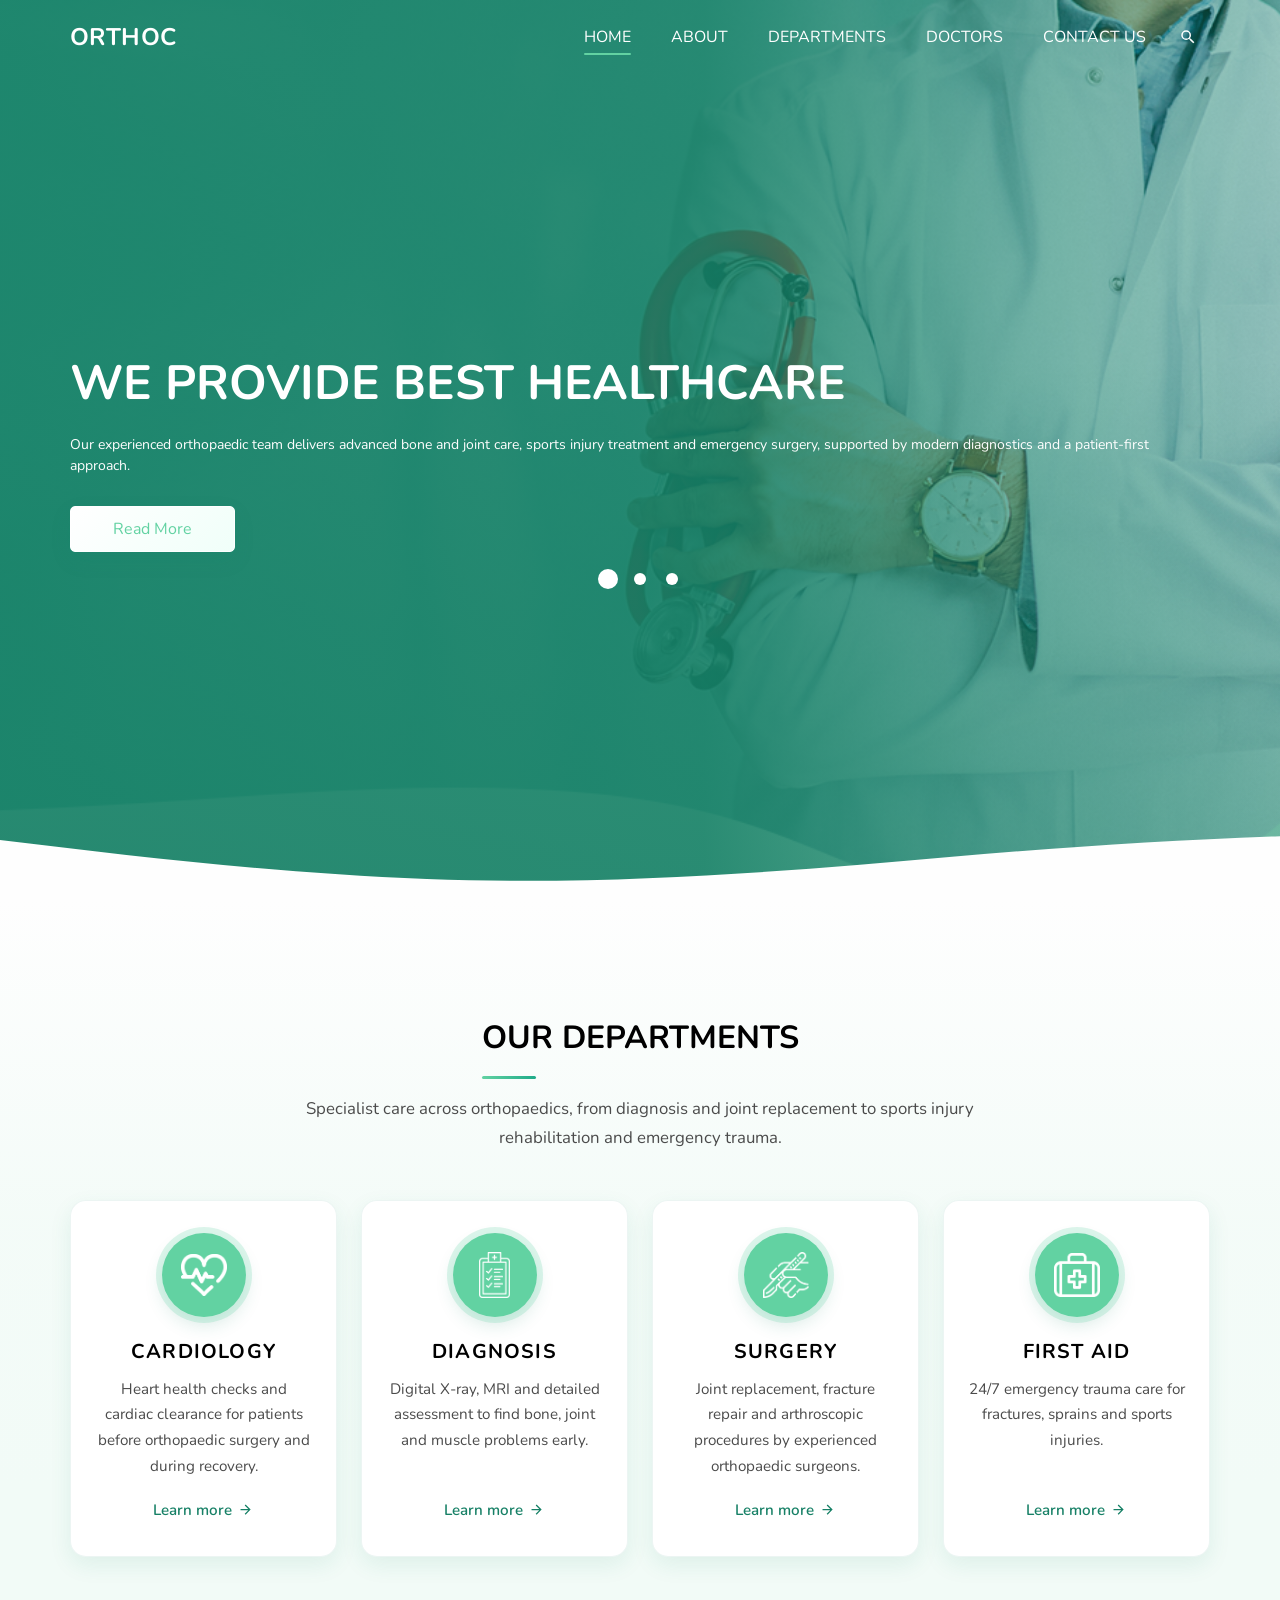
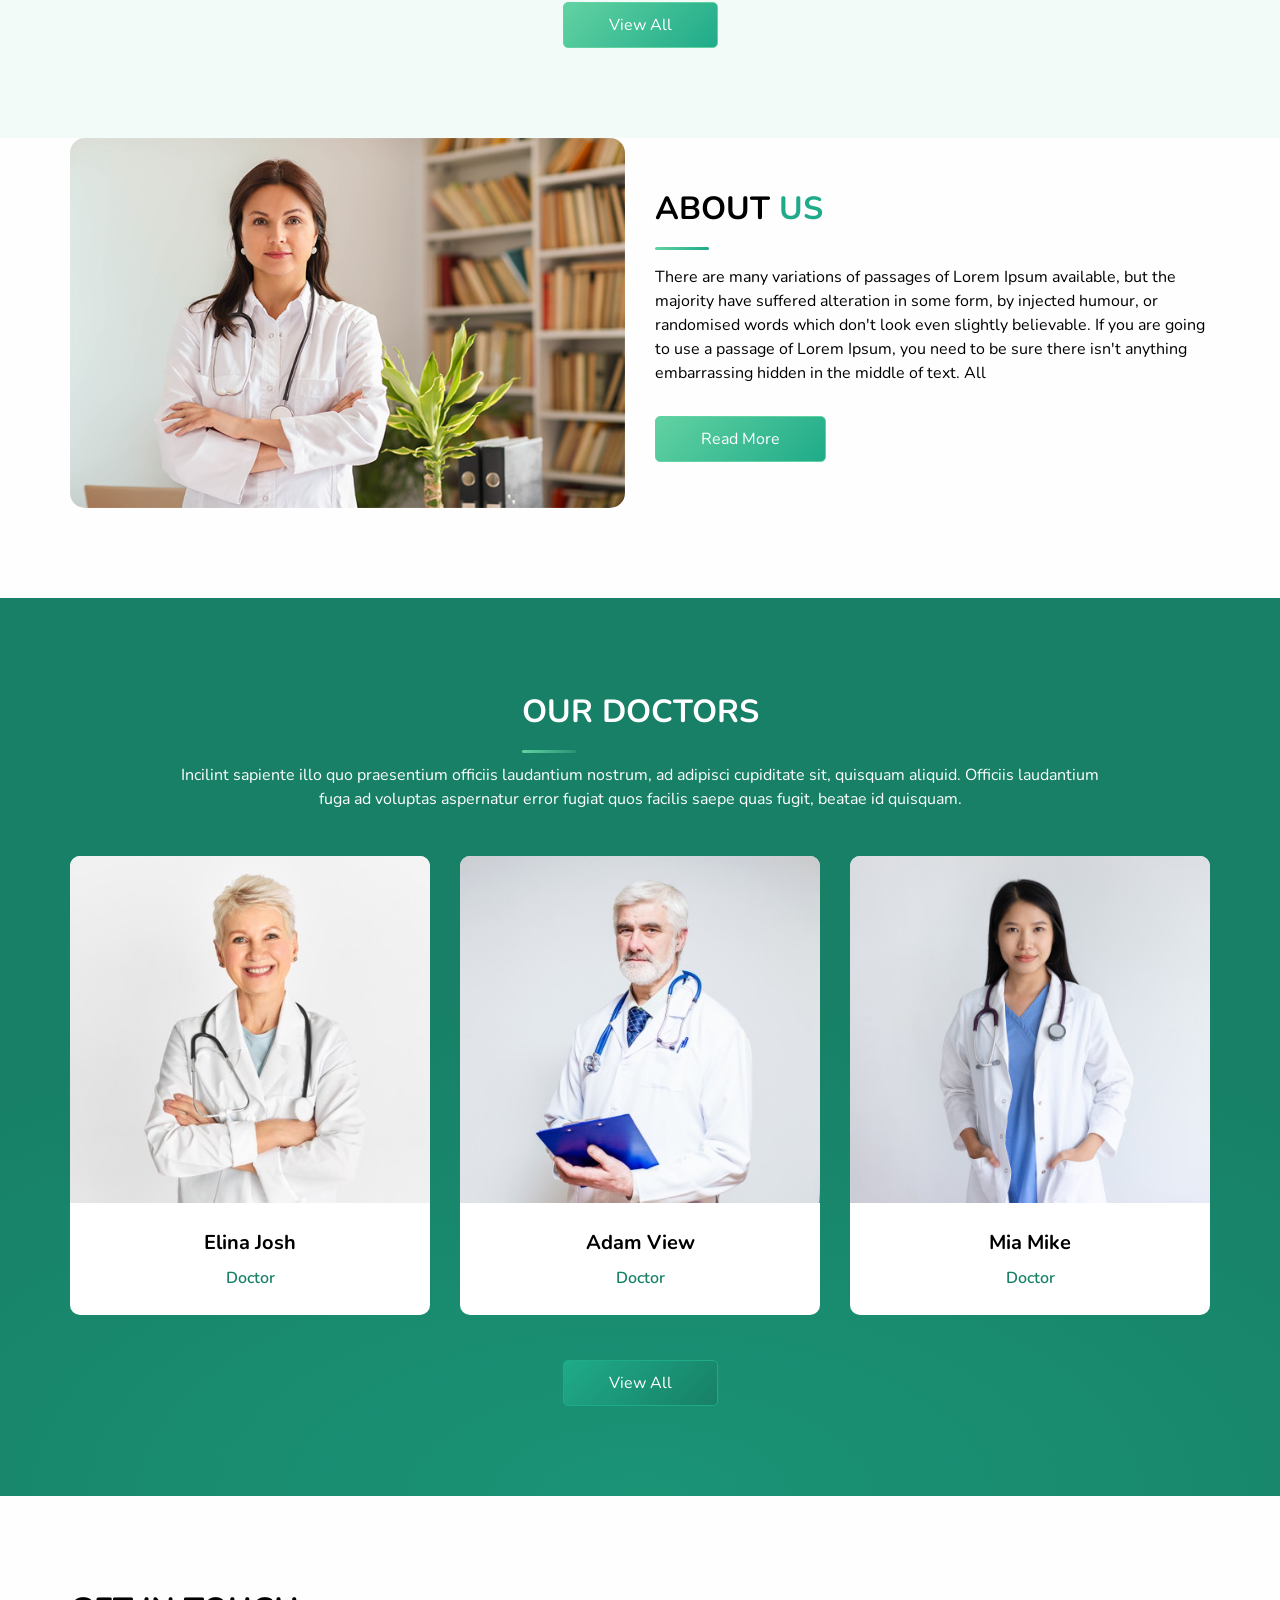
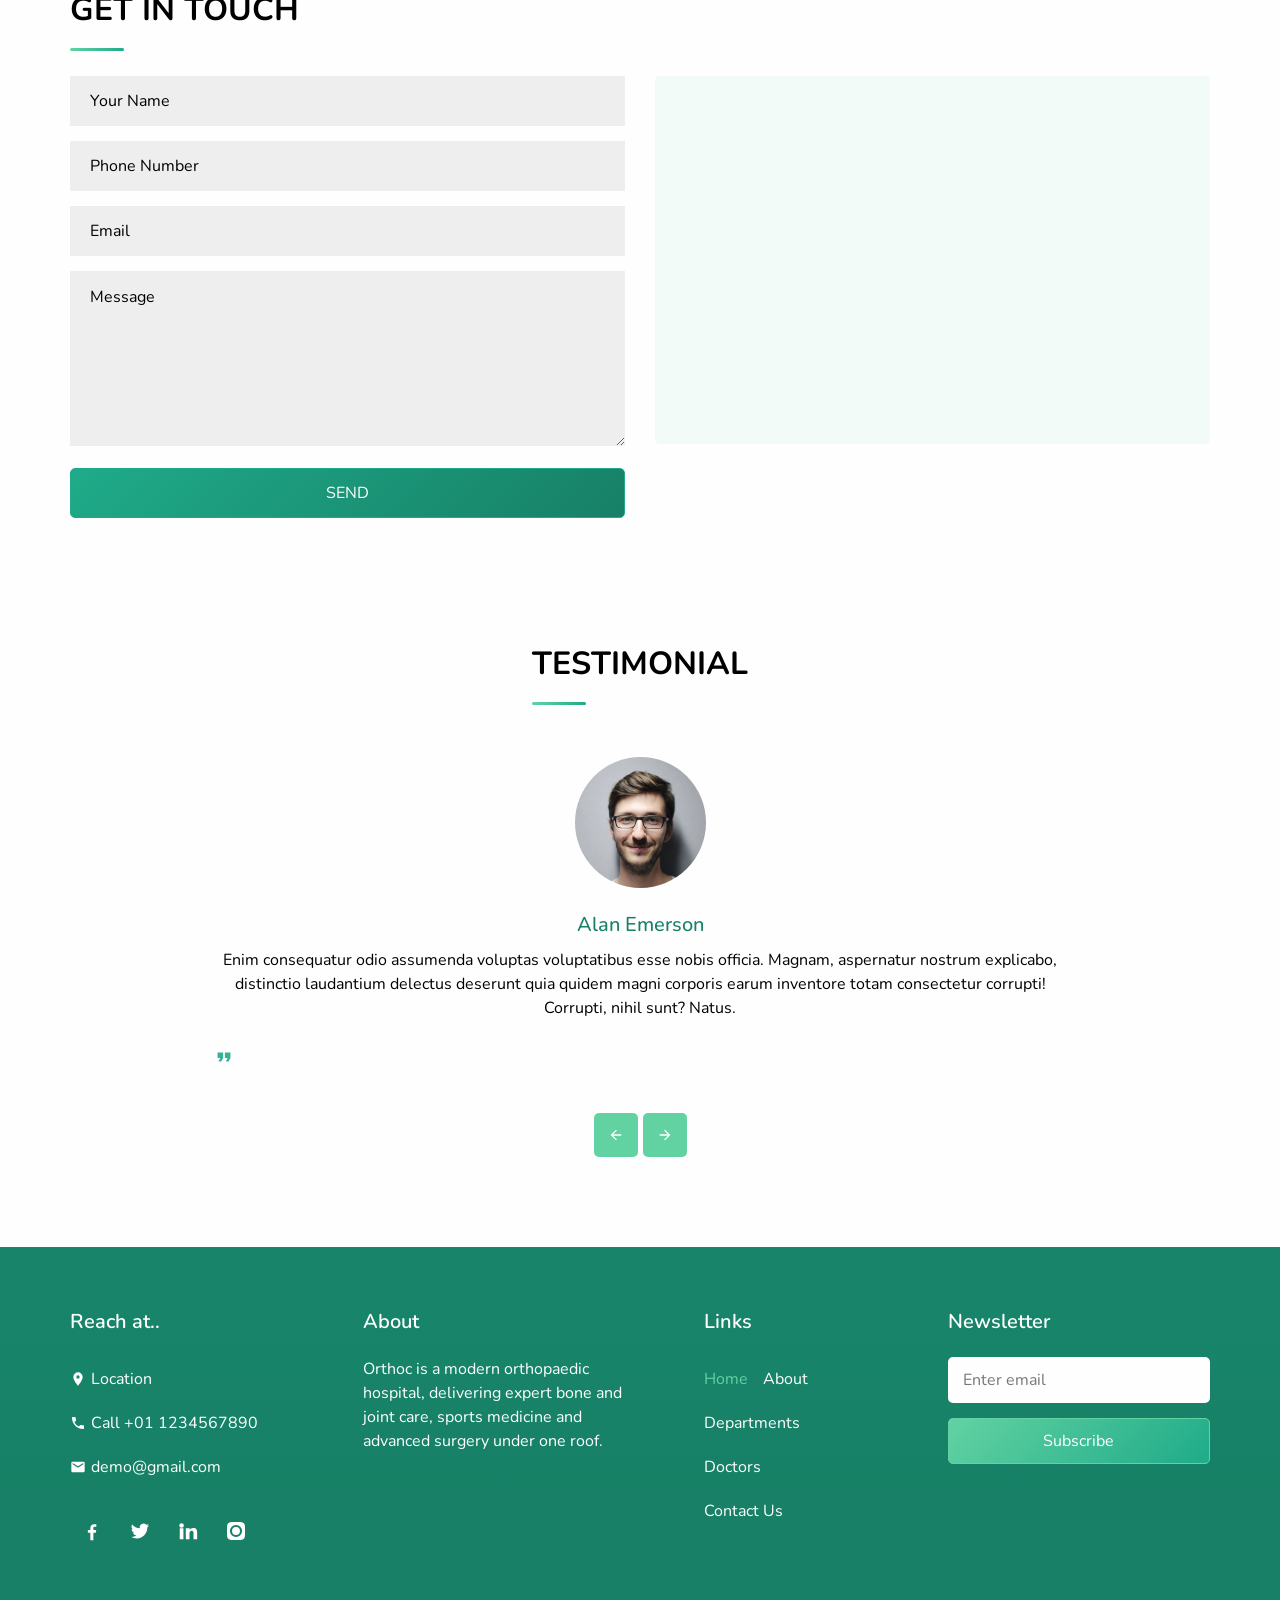
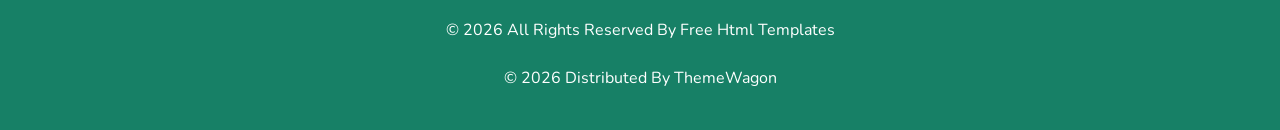
<file: index.html>
<!DOCTYPE html>
<html lang="en">

<head>
  <meta charset="utf-8" />
  <meta http-equiv="X-UA-Compatible" content="IE=edge" />
  <meta name="viewport" content="width=device-width, initial-scale=1, shrink-to-fit=no" />
  <meta name="description"
    content="Orthoc is a medical and healthcare template: departments, doctors, testimonials and a get in touch form. We provide best healthcare." />
  <meta name="keywords" content="hospital, healthcare, doctors, departments, medical template" />
  <meta name="author" content="Orthoc" />
  <link rel="icon"
    href="data:image/svg+xml,%3Csvg xmlns='http://www.w3.org/2000/svg' viewBox='0 0 32 32'%3E%3Crect width='32' height='32' rx='7' fill='%23178066'/%3E%3Cpath d='M13 7h6v6h6v6h-6v6h-6v-6H7v-6h6z' fill='%2362d2a2'/%3E%3C/svg%3E" />

  <title>Orthoc | We Provide Best Healthcare</title>

  <link rel="stylesheet" href="css/style.css" />
  <noscript>
    <style>
      .navbar-collapse { display: block !important; }
    </style>
  </noscript>
  <script>document.documentElement.classList.add('js');</script>
</head>

<body>

  <svg class="svg-defs" xmlns="http://www.w3.org/2000/svg" aria-hidden="true" focusable="false">
    <symbol id="i-search" viewBox="0 0 24 24">
      <path d="M15.5 14h-.79l-.28-.27A6.47 6.47 0 0 0 16 9.5 6.5 6.5 0 1 0 9.5 16c1.61 0 3.09-.59 4.23-1.57l.27.28v.79l5 4.99L20.49 19l-4.99-5zm-6 0A4.5 4.5 0 1 1 14 9.5 4.5 4.5 0 0 1 9.5 14z" />
    </symbol>
    <symbol id="i-facebook" viewBox="0 0 24 24">
      <path d="M13.5 22v-8h2.7l.4-3.1h-3.1V8.9c0-.9.25-1.5 1.55-1.5h1.65V4.6c-.3 0-1.3-.1-2.45-.1-2.4 0-4.05 1.5-4.05 4.2v2.2H7.5V14h2.7v8z" />
    </symbol>
    <symbol id="i-twitter" viewBox="0 0 24 24">
      <path d="M22 5.9a8.2 8.2 0 0 1-2.36.65 4.1 4.1 0 0 0 1.8-2.27c-.79.47-1.67.81-2.6 1a4.1 4.1 0 0 0-7 3.74A11.65 11.65 0 0 1 3.4 4.8a4.1 4.1 0 0 0 1.27 5.47 4.07 4.07 0 0 1-1.86-.51v.05a4.1 4.1 0 0 0 3.29 4.02 4.1 4.1 0 0 1-1.85.07 4.1 4.1 0 0 0 3.83 2.85A8.23 8.23 0 0 1 2 18.4a11.6 11.6 0 0 0 6.29 1.84c7.55 0 11.68-6.25 11.68-11.67 0-.18 0-.35-.01-.53A8.34 8.34 0 0 0 22 5.9z" />
    </symbol>
    <symbol id="i-youtube" viewBox="0 0 24 24">
      <path d="M21.6 7.2a2.5 2.5 0 0 0-1.76-1.77C18.25 5 12 5 12 5s-6.25 0-7.84.43A2.5 2.5 0 0 0 2.4 7.2 26.2 26.2 0 0 0 2 12a26.2 26.2 0 0 0 .4 4.8 2.5 2.5 0 0 0 1.76 1.77C5.75 19 12 19 12 19s6.25 0 7.84-.43a2.5 2.5 0 0 0 1.76-1.77A26.2 26.2 0 0 0 22 12a26.2 26.2 0 0 0-.4-4.8zM10 15V9l5.2 3z" />
    </symbol>
    <symbol id="i-linkedin" viewBox="0 0 24 24">
      <path d="M4.98 3.5a2.5 2.5 0 1 1 0 5 2.5 2.5 0 0 1 0-5zM3 9h4v12H3V9zm7 0h3.8v1.7h.05c.53-.95 1.83-1.95 3.77-1.95C21.4 8.75 22 11 22 14.1V21h-4v-6.1c0-1.45-.03-3.3-2.03-3.3-2.03 0-2.34 1.57-2.34 3.2V21h-4V9z" />
    </symbol>
    <symbol id="i-instagram" viewBox="0 0 24 24">
      <path d="M12 2.2c3.2 0 3.6 0 4.85.07 1.17.05 1.8.25 2.23.41.56.22.96.48 1.38.9.42.42.68.82.9 1.38.16.42.36 1.06.41 2.23.06 1.25.07 1.62.07 4.81s0 3.56-.07 4.81c-.05 1.17-.25 1.8-.41 2.23-.22.56-.48.96-.9 1.38-.42.42-.82.68-1.38.9-.42.16-1.06.36-2.23.41-1.25.06-1.62.07-4.85.07s-3.6 0-4.85-.07c-1.17-.05-1.8-.25-2.23-.41-.56-.22-.96-.48-1.38-.9-.42-.42-.68-.82-.9-1.38-.16-.42-.36-1.06-.41-2.23C2.21 15.56 2.2 15.2 2.2 12s0-3.56.07-4.81c.05-1.17.25-1.8.41-2.23.22-.56.48-.96.9-1.38.42-.42.82-.68 1.38-.9.42-.16 1.06-.36 2.23-.41C8.44 2.21 8.84 2.2 12 2.2zm0 3.15A6.65 6.65 0 1 0 18.65 12 6.65 6.65 0 0 0 12 5.35zm0 10.97A4.32 4.32 0 1 1 16.32 12 4.32 4.32 0 0 1 12 16.32zm6.99-11.24a1.55 1.55 0 1 1-1.55-1.55 1.55 1.55 0 0 1 1.55 1.55z" />
    </symbol>
    <symbol id="i-pin" viewBox="0 0 24 24">
      <path d="M12 2a7 7 0 0 0-7 7c0 5.25 7 13 7 13s7-7.75 7-13a7 7 0 0 0-7-7zm0 9.5A2.5 2.5 0 1 1 14.5 9 2.5 2.5 0 0 1 12 11.5z" />
    </symbol>
    <symbol id="i-phone" viewBox="0 0 24 24">
      <path d="M6.62 10.79a15.05 15.05 0 0 0 6.59 6.59l2.2-2.2a1 1 0 0 1 1.02-.24c1.12.37 2.33.57 3.57.57a1 1 0 0 1 1 1V20a1 1 0 0 1-1 1A17 17 0 0 1 3 4a1 1 0 0 1 1-1h3.5a1 1 0 0 1 1 1c0 1.25.2 2.45.57 3.57a1 1 0 0 1-.25 1.02z" />
    </symbol>
    <symbol id="i-mail" viewBox="0 0 24 24">
      <path d="M20 4H4a2 2 0 0 0-2 2v12a2 2 0 0 0 2 2h16a2 2 0 0 0 2-2V6a2 2 0 0 0-2-2zm0 4-8 5-8-5V6l8 5 8-5z" />
    </symbol>
    <symbol id="i-quote" viewBox="0 0 24 24">
      <path d="M6 17h3l2-4V7H5v6h3zm8 0h3l2-4V7h-6v6h3z" />
    </symbol>
    <symbol id="i-arrow-left" viewBox="0 0 24 24">
      <path d="M20 11H7.83l5.59-5.59L12 4l-8 8 8 8 1.41-1.41L7.83 13H20z" />
    </symbol>
    <symbol id="i-arrow-right" viewBox="0 0 24 24">
      <path d="M4 13h12.17l-5.59 5.59L12 20l8-8-8-8-1.41 1.41L16.17 11H4z" />
    </symbol>
  </svg>

  <a class="sr-only" href="#main">Skip to main content</a>

  <main id="main" tabindex="-1">
    <div class="hero_area">
      <h1 class="sr-only">Orthoc — We Provide Best Healthcare</h1>

      <div class="hero_bg_box">
        <img src="images/hero-bg.png" alt="" />
      </div>

    <!-- header section strats -->
    <header class="header_section">
      <div class="container">
        <nav class="navbar custom_nav-container" aria-label="Main navigation">
          <a class="navbar-brand" href="index.html" aria-label="Orthoc home">
            <span>Orthoc</span>
          </a>

          <button class="navbar-toggler" type="button" aria-controls="navbarSupportedContent"
            aria-expanded="false" aria-label="Toggle navigation">
            <span> </span>
          </button>

          <div class="navbar-collapse" id="navbarSupportedContent">
            <ul class="navbar-nav">
              <li class="nav-item active">
                <a class="nav-link" href="index.html" aria-current="page">Home <span class="sr-only">(current)</span></a>
              </li>
              <li class="nav-item">
                <a class="nav-link" href="about.html">About</a>
              </li>
              <li class="nav-item">
                <a class="nav-link" href="departments.html">Departments</a>
              </li>
              <li class="nav-item">
                <a class="nav-link" href="doctors.html">Doctors</a>
              </li>
              <li class="nav-item">
                <a class="nav-link" href="contact.html">Contact Us</a>
              </li>
              <li class="nav-item">
                <form class="nav_search" role="search">
                  <button class="nav_search-btn" type="button" aria-expanded="false"
                    aria-controls="navSearchPanel" aria-label="Search">
                    <svg class="ico" aria-hidden="true" focusable="false"><use href="#i-search"></use></svg>
                  </button>
                  <div class="nav_search-panel" id="navSearchPanel" hidden>
                    <div class="nav_search-field">
                      <label class="sr-only" for="navSearch">Search this site</label>
                      <input type="search" id="navSearch" placeholder="Search" autocomplete="off" />
                      <button type="submit">Go</button>
                    </div>
                    <p class="nav_search-note" role="status" hidden></p>
                  </div>
                </form>
              </li>
            </ul>
          </div>
        </nav>
      </div>
    </header>
    <!-- end header section -->

    <!-- slider section -->
      <section class="slider_section" aria-label="Highlights">
        <div id="customCarousel1" class="carousel" role="region" aria-label="Healthcare highlights">
          <div class="carousel-inner">
            <div class="carousel-item active">
              <div class="container">
                <div class="row">
                  <div class="col-md-7">
                    <div class="detail-box">
                      <h2 class="detail-title">We Provide Best Healthcare</h2>
                      <p>
                        Our experienced orthopaedic team delivers advanced bone and joint care, sports injury
                        treatment and emergency surgery, supported by modern diagnostics and a patient-first
                        approach.
                      </p>
                      <div class="btn-box">
                        <a href="about.html" class="btn1">Read More</a>
                      </div>
                    </div>
                  </div>
                </div>
              </div>
            </div>
            <div class="carousel-item">
              <div class="container">
                <div class="row">
                  <div class="col-md-7">
                    <div class="detail-box">
                      <h2 class="detail-title">We Provide Best Healthcare</h2>
                      <p>
                        Our experienced orthopaedic team delivers advanced bone and joint care, sports injury
                        treatment and emergency surgery, supported by modern diagnostics and a patient-first
                        approach.
                      </p>
                      <div class="btn-box">
                        <a href="about.html" class="btn1">Read More</a>
                      </div>
                    </div>
                  </div>
                </div>
              </div>
            </div>
            <div class="carousel-item">
              <div class="container">
                <div class="row">
                  <div class="col-md-7">
                    <div class="detail-box">
                      <h2 class="detail-title">We Provide Best Healthcare</h2>
                      <p>
                        Our experienced orthopaedic team delivers advanced bone and joint care, sports injury
                        treatment and emergency surgery, supported by modern diagnostics and a patient-first
                        approach.
                      </p>
                      <div class="btn-box">
                        <a href="about.html" class="btn1">Read More</a>
                      </div>
                    </div>
                  </div>
                </div>
              </div>
            </div>
          </div>
          <ol class="carousel-indicators" id="heroIndicators">
            <li>
              <button type="button" class="ind-dot is-active" aria-label="Go to slide 1" aria-current="true"></button>
            </li>
            <li>
              <button type="button" class="ind-dot" aria-label="Go to slide 2"></button>
            </li>
            <li>
              <button type="button" class="ind-dot" aria-label="Go to slide 3"></button>
            </li>
          </ol>
        </div>
      </section>
      <!-- end slider section -->

      <svg class="hero_wave" viewBox="0 0 1440 110" preserveAspectRatio="none" aria-hidden="true" focusable="false">
        <path d="M0,34 C170,54 330,80 520,88 C700,95 860,80 1010,66 C1160,52 1300,44 1440,42 L1440,110 L0,110 Z"></path>
      </svg>
    </div>
    <!-- end hero area -->

    <!-- department section -->
      <section class="department_section layout_padding" aria-labelledby="departmentsHeading">
        <div class="department_container">
          <div class="container">
            <div class="heading_container heading_center" data-reveal="up">
              <h2 id="departmentsHeading">Our Departments</h2>
              <p>Specialist care across orthopaedics, from diagnosis and joint replacement to sports
                injury rehabilitation and emergency trauma.</p>
            </div>
            <div class="row">
              <div class="col-md-3">
                <article class="box rv-1" data-reveal="left">
                  <div class="img-box">
                    <img src="images/s1.png" alt="Heart with a pulse line, Cardiology department icon" />
                  </div>
                  <div class="detail-box">
                    <h3>Cardiology</h3>
                    <p>Heart health checks and cardiac clearance for patients before orthopaedic surgery and during
                      recovery.</p>
                  </div>
                  <a class="box-link" href="departments.html">
                    Learn more
                    <svg class="ico" aria-hidden="true" focusable="false"><use href="#i-arrow-right"></use></svg>
                  </a>
                </article>
              </div>
              <div class="col-md-3">
                <article class="box rv-2" data-reveal="right">
                  <div class="img-box">
                    <img src="images/s2.png" alt="Stethoscope, Diagnosis department icon" />
                  </div>
                  <div class="detail-box">
                    <h3>Diagnosis</h3>
                    <p>Digital X-ray, MRI and detailed assessment to find bone, joint and muscle problems early.</p>
                  </div>
                  <a class="box-link" href="departments.html">
                    Learn more
                    <svg class="ico" aria-hidden="true" focusable="false"><use href="#i-arrow-right"></use></svg>
                  </a>
                </article>
              </div>
              <div class="col-md-3">
                <article class="box rv-3" data-reveal="left">
                  <div class="img-box">
                    <img src="images/s3.png" alt="Surgical instruments, Surgery department icon" />
                  </div>
                  <div class="detail-box">
                    <h3>Surgery</h3>
                    <p>Joint replacement, fracture repair and arthroscopic procedures by experienced orthopaedic
                      surgeons.</p>
                  </div>
                  <a class="box-link" href="departments.html">
                    Learn more
                    <svg class="ico" aria-hidden="true" focusable="false"><use href="#i-arrow-right"></use></svg>
                  </a>
                </article>
              </div>
              <div class="col-md-3">
                <article class="box rv-4" data-reveal="right">
                  <div class="img-box">
                    <img src="images/s4.png" alt="First aid kit with cross, First Aid department icon" />
                  </div>
                  <div class="detail-box">
                    <h3>First Aid</h3>
                    <p>24/7 emergency trauma care for fractures, sprains and sports injuries.</p>
                  </div>
                  <a class="box-link" href="departments.html">
                    Learn more
                    <svg class="ico" aria-hidden="true" focusable="false"><use href="#i-arrow-right"></use></svg>
                  </a>
                </article>
              </div>
            </div>
            <div class="btn-box">
              <a href="departments.html">View All</a>
            </div>
          </div>
        </div>
      </section>
      <!-- end department section -->

      <!-- about section -->
      <section class="about_section layout_margin-bottom" aria-labelledby="aboutHeading">
        <div class="container">
          <div class="row">
            <div class="col-md-6" data-reveal="left">
              <div class="img-box">
                <img src="images/about-img.jpg" alt="Orthoc medical team treating a patient" loading="lazy" />
              </div>
            </div>
            <div class="col-md-6">
              <div class="detail-box" data-reveal="right">
                <div class="heading_container">
                  <h2 id="aboutHeading">About <span>Us</span></h2>
                </div>
                <p>
                  There are many variations of passages of Lorem Ipsum available, but the majority have suffered
                  alteration in some form, by injected humour, or randomised words which don't look even slightly
                  believable. If you are going to use a passage of Lorem Ipsum, you need to be sure there isn't anything
                  embarrassing hidden in the middle of text. All
                </p>
                <a href="about.html">Read More</a>
              </div>
            </div>
          </div>
        </div>
      </section>
      <!-- end about section -->

      <!-- doctor section -->
      <section class="doctor_section layout_padding" aria-labelledby="doctorsHeading">
        <div class="container">
          <div class="heading_container heading_center" data-reveal="up">
            <h2 id="doctorsHeading">Our Doctors</h2>
            <p class="col-md-10 mx-auto px-0">
              Incilint sapiente illo quo praesentium officiis laudantium nostrum, ad adipisci cupiditate sit, quisquam
              aliquid. Officiis laudantium fuga ad voluptas aspernatur error fugiat quos facilis saepe quas fugit,
              beatae id quisquam.
            </p>
          </div>
          <div class="row">
            <div class="col-sm-6 col-lg-4 mx-auto">
              <article class="box" data-reveal="left" class-rv="1">
                <div class="img-box">
                  <img src="images/d1.jpg" alt="Portrait of Dr. Elina Josh" loading="lazy" />
                </div>
                <div class="detail-box">
                  <div class="social_box">
                    <a href="https://www.facebook.com/" target="_blank" rel="noopener noreferrer"
                      aria-label="Elina Josh on Facebook">
                      <svg class="ico" aria-hidden="true" focusable="false"><use href="#i-facebook"></use></svg>
                    </a>
                    <a href="https://twitter.com/" target="_blank" rel="noopener noreferrer"
                      aria-label="Elina Josh on Twitter">
                      <svg class="ico" aria-hidden="true" focusable="false"><use href="#i-twitter"></use></svg>
                    </a>
                    <a href="https://www.youtube.com/" target="_blank" rel="noopener noreferrer"
                      aria-label="Elina Josh on YouTube">
                      <svg class="ico" aria-hidden="true" focusable="false"><use href="#i-youtube"></use></svg>
                    </a>
                    <a href="https://www.linkedin.com/" target="_blank" rel="noopener noreferrer"
                      aria-label="Elina Josh on LinkedIn">
                      <svg class="ico" aria-hidden="true" focusable="false"><use href="#i-linkedin"></use></svg>
                    </a>
                  </div>
                  <h3>Elina Josh</h3>
                  <p class="doctor-role">Doctor</p>
                </div>
              </article>
            </div>
            <div class="col-sm-6 col-lg-4 mx-auto">
              <article class="box" data-reveal="up" class-rv="2">
                <div class="img-box">
                  <img src="images/d2.jpg" alt="Portrait of Dr. Adam View" loading="lazy" />
                </div>
                <div class="detail-box">
                  <div class="social_box">
                    <a href="https://www.facebook.com/" target="_blank" rel="noopener noreferrer"
                      aria-label="Adam View on Facebook">
                      <svg class="ico" aria-hidden="true" focusable="false"><use href="#i-facebook"></use></svg>
                    </a>
                    <a href="https://twitter.com/" target="_blank" rel="noopener noreferrer"
                      aria-label="Adam View on Twitter">
                      <svg class="ico" aria-hidden="true" focusable="false"><use href="#i-twitter"></use></svg>
                    </a>
                    <a href="https://www.youtube.com/" target="_blank" rel="noopener noreferrer"
                      aria-label="Adam View on YouTube">
                      <svg class="ico" aria-hidden="true" focusable="false"><use href="#i-youtube"></use></svg>
                    </a>
                    <a href="https://www.linkedin.com/" target="_blank" rel="noopener noreferrer"
                      aria-label="Adam View on LinkedIn">
                      <svg class="ico" aria-hidden="true" focusable="false"><use href="#i-linkedin"></use></svg>
                    </a>
                  </div>
                  <h3>Adam View</h3>
                  <p class="doctor-role">Doctor</p>
                </div>
              </article>
            </div>
            <div class="col-sm-6 col-lg-4 mx-auto">
              <article class="box" data-reveal="right" class-rv="3">
                <div class="img-box">
                  <img src="images/d3.jpg" alt="Portrait of Dr. Mia Mike" loading="lazy" />
                </div>
                <div class="detail-box">
                  <div class="social_box">
                    <a href="https://www.facebook.com/" target="_blank" rel="noopener noreferrer"
                      aria-label="Mia Mike on Facebook">
                      <svg class="ico" aria-hidden="true" focusable="false"><use href="#i-facebook"></use></svg>
                    </a>
                    <a href="https://twitter.com/" target="_blank" rel="noopener noreferrer"
                      aria-label="Mia Mike on Twitter">
                      <svg class="ico" aria-hidden="true" focusable="false"><use href="#i-twitter"></use></svg>
                    </a>
                    <a href="https://www.youtube.com/" target="_blank" rel="noopener noreferrer"
                      aria-label="Mia Mike on YouTube">
                      <svg class="ico" aria-hidden="true" focusable="false"><use href="#i-youtube"></use></svg>
                    </a>
                    <a href="https://www.linkedin.com/" target="_blank" rel="noopener noreferrer"
                      aria-label="Mia Mike on LinkedIn">
                      <svg class="ico" aria-hidden="true" focusable="false"><use href="#i-linkedin"></use></svg>
                    </a>
                  </div>
                  <h3>Mia Mike</h3>
                  <p class="doctor-role">Doctor</p>
                </div>
              </article>
            </div>
          </div>
          <div class="btn-box">
            <a href="doctors.html">View All</a>
          </div>
        </div>
      </section>
      <!-- end doctor section -->

      <!-- contact section -->
      <section class="contact_section layout_padding" id="contactSection" aria-labelledby="contactHeading">
        <div class="container">
          <div class="heading_container" data-reveal="up">
            <h2 id="contactHeading">Get In Touch</h2>
          </div>
          <div class="row">
            <div class="col-md-6" data-reveal="left">
              <div class="form_container contact-form">
                <form action="#" novalidate>
                  <div class="form-row">
                    <div class="col-lg-6">
                      <div>
                        <label class="sr-only" for="contactName">Your Name</label>
                        <input type="text" id="contactName" name="name" placeholder="Your Name" autocomplete="name"
                          aria-describedby="contactNameError" />
                        <span class="field-error" id="contactNameError"></span>
                      </div>
                    </div>
                    <div class="col-lg-6">
                      <div>
                        <label class="sr-only" for="contactPhone">Phone Number</label>
                        <input type="tel" id="contactPhone" name="phone" placeholder="Phone Number"
                          autocomplete="tel" aria-describedby="contactPhoneError" />
                        <span class="field-error" id="contactPhoneError"></span>
                      </div>
                    </div>
                  </div>
                  <div>
                    <label class="sr-only" for="contactEmail">Email</label>
                    <input type="email" id="contactEmail" name="email" placeholder="Email" autocomplete="email"
                      aria-describedby="contactEmailError" />
                    <span class="field-error" id="contactEmailError"></span>
                  </div>
                  <div>
                    <label class="sr-only" for="contactMessage">Message</label>
                    <textarea id="contactMessage" name="message" class="message-box" placeholder="Message"
                      aria-describedby="contactMessageError"></textarea>
                    <span class="field-error" id="contactMessageError"></span>
                  </div>
                  <div class="btn_box">
                    <button type="submit">SEND</button>
                  </div>
                  <p class="form-note" id="contactStatus" role="status" aria-live="polite"></p>
                </form>
              </div>
            </div>
            <div class="col-md-6" data-reveal="right">
              <div class="map_container" id="contactMap">
                <iframe class="map" title="Map showing the Orthoc clinic location"
                  src="https://maps.google.com/maps?q=40.712775,-74.005973&amp;t=&amp;z=17&amp;ie=UTF8&amp;iwloc=&amp;output=embed"
                  loading="lazy" referrerpolicy="no-referrer-when-downgrade"
                  allowfullscreen></iframe>
              </div>
            </div>
          </div>
        </div>
      </section>
      <!-- end contact section -->

      <!-- client section -->
      <section class="client_section layout_padding-bottom" aria-labelledby="testimonialHeading">
        <div class="container">
          <div class="heading_container heading_center" data-reveal="up">
            <h2 id="testimonialHeading">Testimonial</h2>
          </div>
          <div id="carouselExample2Controls" class="carousel" role="region" aria-label="Testimonials">
            <div class="carousel-inner">
              <div class="carousel-item active">
                <div class="row">
                  <div class="col-md-11 col-lg-10 mx-auto">
                    <figure class="box">
                      <div class="img-box">
                        <img src="images/client.jpg" alt="Portrait of our client Alan Emerson" loading="lazy" />
                      </div>
                      <figcaption class="detail-box">
                        <div class="name">
                          <h3>Alan Emerson</h3>
                        </div>
                        <p>
                          Enim consequatur odio assumenda voluptas voluptatibus esse nobis officia. Magnam, aspernatur
                          nostrum explicabo, distinctio laudantium delectus deserunt quia quidem magni corporis earum
                          inventore totam consectetur corrupti! Corrupti, nihil sunt? Natus.
                        </p>
                        <svg class="ico quote" aria-hidden="true" focusable="false"><use href="#i-quote"></use></svg>
                      </figcaption>
                    </figure>
                  </div>
                </div>
              </div>
              <div class="carousel-item">
                <div class="row">
                  <div class="col-md-11 col-lg-10 mx-auto">
                    <figure class="box">
                      <div class="img-box">
                        <img src="images/client.jpg" alt="Portrait of our client Alan Emerson" loading="lazy" />
                      </div>
                      <figcaption class="detail-box">
                        <div class="name">
                          <h3>Alan Emerson</h3>
                        </div>
                        <p>
                          Enim consequatur odio assumenda voluptas voluptatibus esse nobis officia. Magnam, aspernatur
                          nostrum explicabo, distinctio laudantium delectus deserunt quia quidem magni corporis earum
                          inventore totam consectetur corrupti! Corrupti, nihil sunt? Natus.
                        </p>
                        <svg class="ico quote" aria-hidden="true" focusable="false"><use href="#i-quote"></use></svg>
                      </figcaption>
                    </figure>
                  </div>
                </div>
              </div>
              <div class="carousel-item">
                <div class="row">
                  <div class="col-md-11 col-lg-10 mx-auto">
                    <figure class="box">
                      <div class="img-box">
                        <img src="images/client.jpg" alt="Portrait of our client Alan Emerson" loading="lazy" />
                      </div>
                      <figcaption class="detail-box">
                        <div class="name">
                          <h3>Alan Emerson</h3>
                        </div>
                        <p>
                          Enim consequatur odio assumenda voluptas voluptatibus esse nobis officia. Magnam, aspernatur
                          nostrum explicabo, distinctio laudantium delectus deserunt quia quidem magni corporis earum
                          inventore totam consectetur corrupti! Corrupti, nihil sunt? Natus.
                        </p>
                        <svg class="ico quote" aria-hidden="true" focusable="false"><use href="#i-quote"></use></svg>
                      </figcaption>
                    </figure>
                  </div>
                </div>
              </div>
            </div>
            <div class="carousel_btn-container">
              <button class="carousel-control-prev" type="button" aria-label="Previous testimonial">
                <svg class="ico" aria-hidden="true" focusable="false"><use href="#i-arrow-left"></use></svg>
              </button>
              <button class="carousel-control-next" type="button" aria-label="Next testimonial">
                <svg class="ico" aria-hidden="true" focusable="false"><use href="#i-arrow-right"></use></svg>
              </button>
            </div>
          </div>
        </div>
      </section>
      <!-- end client section -->
  </main>

  <!-- footer section -->
  <footer class="footer_section">
    <div class="container">
      <div class="row">
        <div class="col-md-6 col-lg-3 footer_col">
          <div class="footer_contact">
            <h4>Reach at..</h4>
            <div class="contact_link_box">
              <a href="contact.html#contactMap">
                <svg class="ico" aria-hidden="true" focusable="false"><use href="#i-pin"></use></svg>
                <span>Location</span>
              </a>
              <a href="tel:+011234567890">
                <svg class="ico" aria-hidden="true" focusable="false"><use href="#i-phone"></use></svg>
                <span>Call +01 1234567890</span>
              </a>
              <a href="mailto:demo@gmail.com">
                <svg class="ico" aria-hidden="true" focusable="false"><use href="#i-mail"></use></svg>
                <span>demo@gmail.com</span>
              </a>
            </div>
          </div>
          <div class="footer_social">
            <a href="https://www.facebook.com/" target="_blank" rel="noopener noreferrer" aria-label="Orthoc on Facebook">
              <svg class="ico" aria-hidden="true" focusable="false"><use href="#i-facebook"></use></svg>
            </a>
            <a href="https://twitter.com/" target="_blank" rel="noopener noreferrer" aria-label="Orthoc on Twitter">
              <svg class="ico" aria-hidden="true" focusable="false"><use href="#i-twitter"></use></svg>
            </a>
            <a href="https://www.linkedin.com/" target="_blank" rel="noopener noreferrer"
              aria-label="Orthoc on LinkedIn">
              <svg class="ico" aria-hidden="true" focusable="false"><use href="#i-linkedin"></use></svg>
            </a>
            <a href="https://www.instagram.com/" target="_blank" rel="noopener noreferrer"
              aria-label="Orthoc on Instagram">
              <svg class="ico" aria-hidden="true" focusable="false"><use href="#i-instagram"></use></svg>
            </a>
          </div>
        </div>
        <div class="col-md-6 col-lg-3 footer_col">
          <div class="footer_detail">
            <h4>About</h4>
            <p>
              Orthoc is a modern orthopaedic hospital, delivering expert bone and joint care, sports medicine and
              advanced surgery under one roof.
            </p>
          </div>
        </div>
        <div class="col-md-6 col-lg-2 mx-auto footer_col">
          <div class="footer_link_box">
            <h4>Links</h4>
            <div class="footer_links">
              <a class="active" href="index.html" aria-current="page">Home</a>
              <a href="about.html">About</a>
              <a href="departments.html">Departments</a>
              <a href="doctors.html">Doctors</a>
              <a href="contact.html">Contact Us</a>
            </div>
          </div>
        </div>
        <div class="col-md-6 col-lg-3 footer_col">
          <h4>Newsletter</h4>
          <form action="#" novalidate>
            <label class="sr-only" for="newsletterEmail">Enter email</label>
            <input type="email" id="newsletterEmail" name="newsletter" placeholder="Enter email"
              aria-describedby="newsletterError" />
            <span class="field-error" id="newsletterError"></span>
            <button type="submit">Subscribe</button>
          </form>
          <p class="form-note" id="newsletterStatus" role="status" aria-live="polite"></p>
        </div>
      </div>
      <div class="footer-info">
        <p>
          &copy; <span class="display-year"></span> All Rights Reserved By
          <a href="https://html.design/">Free Html Templates<br /><br /></a>
          &copy; <span class="display-year"></span> Distributed By
          <a href="https://themewagon.com/">ThemeWagon</a>
        </p>
      </div>
    </div>
  </footer>
  <!-- footer section -->

  <script src="js/main.js"></script>
</body>

</html>
</file>
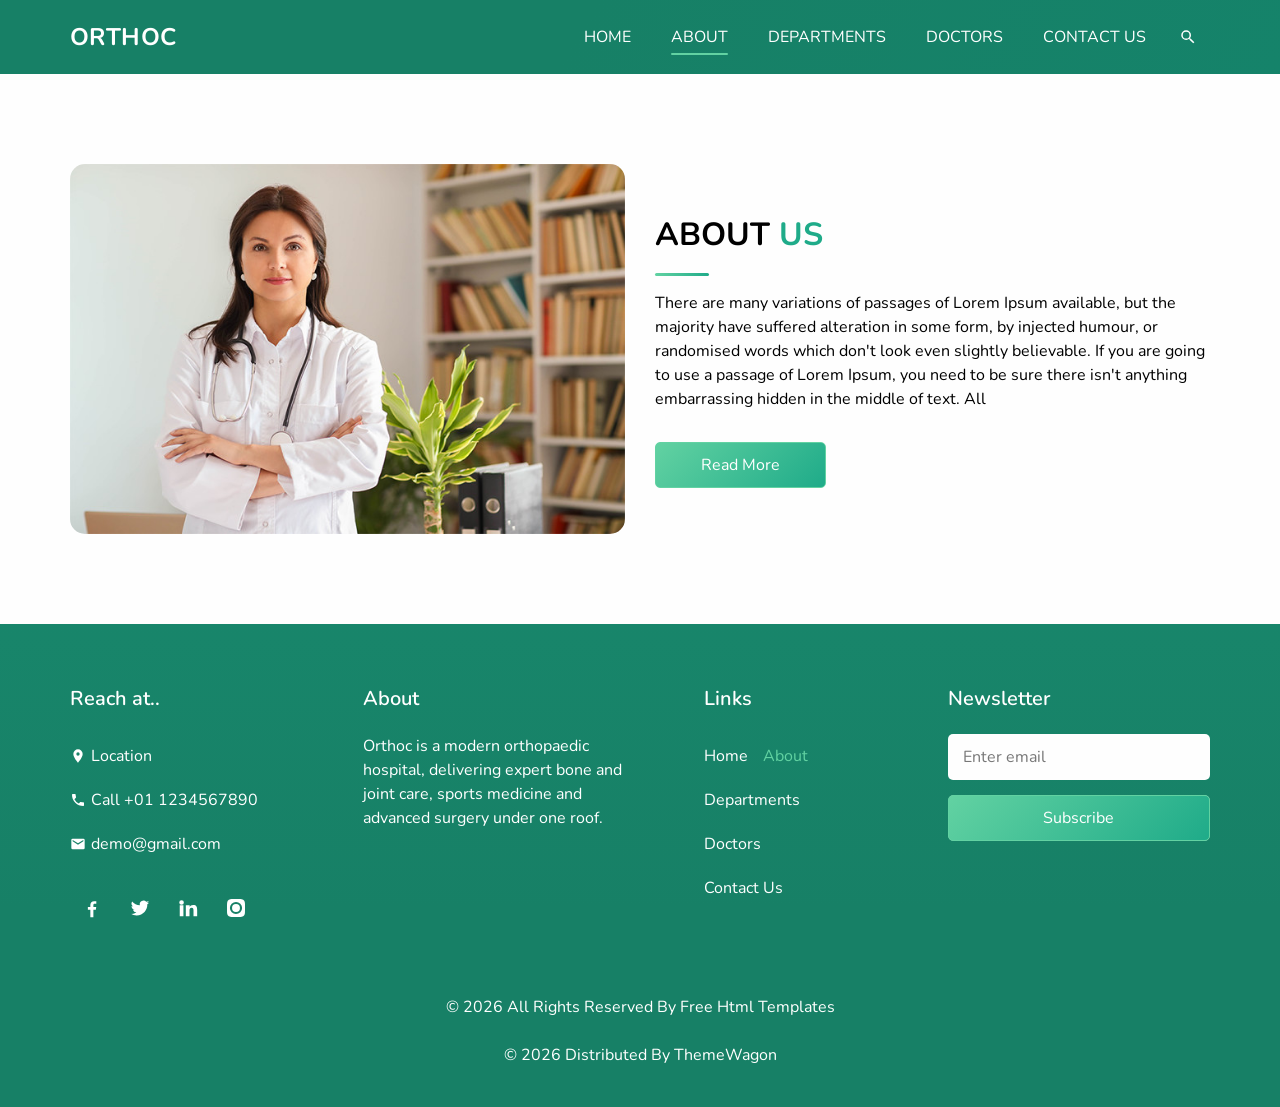
<file: about.html>
<!DOCTYPE html>
<html lang="en">

<head>
  <meta charset="utf-8" />
  <meta http-equiv="X-UA-Compatible" content="IE=edge" />
  <meta name="viewport" content="width=device-width, initial-scale=1, shrink-to-fit=no" />
  <meta name="description"
    content="About Orthoc: who we are, how our team works and why patients choose us for the best healthcare." />
  <meta name="keywords" content="about orthoc, hospital, healthcare, medical team" />
  <meta name="author" content="Orthoc" />
  <link rel="icon"
    href="data:image/svg+xml,%3Csvg xmlns='http://www.w3.org/2000/svg' viewBox='0 0 32 32'%3E%3Crect width='32' height='32' rx='7' fill='%23178066'/%3E%3Cpath d='M13 7h6v6h6v6h-6v6h-6v-6H7v-6h6z' fill='%2362d2a2'/%3E%3C/svg%3E" />

  <title>About Us | Orthoc</title>

  <link rel="stylesheet" href="css/style.css" />
  <noscript>
    <style>
      .navbar-collapse { display: block !important; }
    </style>
  </noscript>
  <script>document.documentElement.classList.add('js');</script>
</head>

<body class="sub_page">

  <svg class="svg-defs" xmlns="http://www.w3.org/2000/svg" aria-hidden="true" focusable="false">
    <symbol id="i-search" viewBox="0 0 24 24">
      <path d="M15.5 14h-.79l-.28-.27A6.47 6.47 0 0 0 16 9.5 6.5 6.5 0 1 0 9.5 16c1.61 0 3.09-.59 4.23-1.57l.27.28v.79l5 4.99L20.49 19l-4.99-5zm-6 0A4.5 4.5 0 1 1 14 9.5 4.5 4.5 0 0 1 9.5 14z" />
    </symbol>
    <symbol id="i-facebook" viewBox="0 0 24 24">
      <path d="M13.5 22v-8h2.7l.4-3.1h-3.1V8.9c0-.9.25-1.5 1.55-1.5h1.65V4.6c-.3 0-1.3-.1-2.45-.1-2.4 0-4.05 1.5-4.05 4.2v2.2H7.5V14h2.7v8z" />
    </symbol>
    <symbol id="i-twitter" viewBox="0 0 24 24">
      <path d="M22 5.9a8.2 8.2 0 0 1-2.36.65 4.1 4.1 0 0 0 1.8-2.27c-.79.47-1.67.81-2.6 1a4.1 4.1 0 0 0-7 3.74A11.65 11.65 0 0 1 3.4 4.8a4.1 4.1 0 0 0 1.27 5.47 4.07 4.07 0 0 1-1.86-.51v.05a4.1 4.1 0 0 0 3.29 4.02 4.1 4.1 0 0 1-1.85.07 4.1 4.1 0 0 0 3.83 2.85A8.23 8.23 0 0 1 2 18.4a11.6 11.6 0 0 0 6.29 1.84c7.55 0 11.68-6.25 11.68-11.67 0-.18 0-.35-.01-.53A8.34 8.34 0 0 0 22 5.9z" />
    </symbol>
    <symbol id="i-linkedin" viewBox="0 0 24 24">
      <path d="M4.98 3.5a2.5 2.5 0 1 1 0 5 2.5 2.5 0 0 1 0-5zM3 9h4v12H3V9zm7 0h3.8v1.7h.05c.53-.95 1.83-1.95 3.77-1.95C21.4 8.75 22 11 22 14.1V21h-4v-6.1c0-1.45-.03-3.3-2.03-3.3-2.03 0-2.34 1.57-2.34 3.2V21h-4V9z" />
    </symbol>
    <symbol id="i-instagram" viewBox="0 0 24 24">
      <path d="M12 2.2c3.2 0 3.6 0 4.85.07 1.17.05 1.8.25 2.23.41.56.22.96.48 1.38.9.42.42.68.82.9 1.38.16.42.36 1.06.41 2.23.06 1.25.07 1.62.07 4.81s0 3.56-.07 4.81c-.05 1.17-.25 1.8-.41 2.23-.22.56-.48.96-.9 1.38-.42.42-.82.68-1.38.9-.42.16-1.06.36-2.23.41-1.25.06-1.62.07-4.85.07s-3.6 0-4.85-.07c-1.17-.05-1.8-.25-2.23-.41-.56-.22-.96-.48-1.38-.9-.42-.42-.68-.82-.9-1.38-.16-.42-.36-1.06-.41-2.23C2.21 15.56 2.2 15.2 2.2 12s0-3.56.07-4.81c.05-1.17.25-1.8.41-2.23.22-.56.48-.96.9-1.38.42-.42.82-.68 1.38-.9.42-.16 1.06-.36 2.23-.41C8.44 2.21 8.84 2.2 12 2.2zm0 3.15A6.65 6.65 0 1 0 18.65 12 6.65 6.65 0 0 0 12 5.35zm0 10.97A4.32 4.32 0 1 1 16.32 12 4.32 4.32 0 0 1 12 16.32zm6.99-11.24a1.55 1.55 0 1 1-1.55-1.55 1.55 1.55 0 0 1 1.55 1.55z" />
    </symbol>
    <symbol id="i-pin" viewBox="0 0 24 24">
      <path d="M12 2a7 7 0 0 0-7 7c0 5.25 7 13 7 13s7-7.75 7-13a7 7 0 0 0-7-7zm0 9.5A2.5 2.5 0 1 1 14.5 9 2.5 2.5 0 0 1 12 11.5z" />
    </symbol>
    <symbol id="i-phone" viewBox="0 0 24 24">
      <path d="M6.62 10.79a15.05 15.05 0 0 0 6.59 6.59l2.2-2.2a1 1 0 0 1 1.02-.24c1.12.37 2.33.57 3.57.57a1 1 0 0 1 1 1V20a1 1 0 0 1-1 1A17 17 0 0 1 3 4a1 1 0 0 1 1-1h3.5a1 1 0 0 1 1 1c0 1.25.2 2.45.57 3.57a1 1 0 0 1-.25 1.02z" />
    </symbol>
    <symbol id="i-mail" viewBox="0 0 24 24">
      <path d="M20 4H4a2 2 0 0 0-2 2v12a2 2 0 0 0 2 2h16a2 2 0 0 0 2-2V6a2 2 0 0 0-2-2zm0 4-8 5-8-5V6l8 5 8-5z" />
    </symbol>
  </svg>

  <a class="sr-only" href="#main">Skip to main content</a>

  <div class="hero_area">

    <!-- header section strats -->
    <header class="header_section">
      <div class="container">
        <nav class="navbar custom_nav-container" aria-label="Main navigation">
          <a class="navbar-brand" href="index.html" aria-label="Orthoc home">
            <span>Orthoc</span>
          </a>

          <button class="navbar-toggler" type="button" aria-controls="navbarSupportedContent"
            aria-expanded="false" aria-label="Toggle navigation">
            <span> </span>
          </button>

          <div class="navbar-collapse" id="navbarSupportedContent">
            <ul class="navbar-nav">
              <li class="nav-item">
                <a class="nav-link" href="index.html">Home</a>
              </li>
              <li class="nav-item active">
                <a class="nav-link" href="about.html" aria-current="page">About <span class="sr-only">(current)</span></a>
              </li>
              <li class="nav-item">
                <a class="nav-link" href="departments.html">Departments</a>
              </li>
              <li class="nav-item">
                <a class="nav-link" href="doctors.html">Doctors</a>
              </li>
              <li class="nav-item">
                <a class="nav-link" href="contact.html">Contact Us</a>
              </li>
              <li class="nav-item">
                <form class="nav_search" role="search">
                  <button class="nav_search-btn" type="button" aria-expanded="false"
                    aria-controls="navSearchPanel" aria-label="Search">
                    <svg class="ico" aria-hidden="true" focusable="false"><use href="#i-search"></use></svg>
                  </button>
                  <div class="nav_search-panel" id="navSearchPanel" hidden>
                    <div class="nav_search-field">
                      <label class="sr-only" for="navSearch">Search this site</label>
                      <input type="search" id="navSearch" placeholder="Search" autocomplete="off" />
                      <button type="submit">Go</button>
                    </div>
                    <p class="nav_search-note" role="status" hidden></p>
                  </div>
                </form>
              </li>
            </ul>
          </div>
        </nav>
      </div>
    </header>
    <!-- end header section -->
  </div>
  <!-- end hero area -->

  <main id="main" tabindex="-1">
      <h1 class="sr-only">About Us</h1>

      <!-- about section -->
      <section class="about_section layout_padding" aria-labelledby="aboutHeading">
        <div class="container">
          <div class="row">
            <div class="col-md-6" data-reveal="left">
              <div class="img-box">
                <img src="images/about-img.jpg" alt="Orthoc medical team treating a patient" loading="lazy" />
              </div>
            </div>
            <div class="col-md-6">
              <div class="detail-box" data-reveal="right">
                <div class="heading_container">
                  <h2 id="aboutHeading">About <span>Us</span></h2>
                </div>
                <p>
                  There are many variations of passages of Lorem Ipsum available, but the majority have suffered
                  alteration in some form, by injected humour, or randomised words which don't look even slightly
                  believable. If you are going to use a passage of Lorem Ipsum, you need to be sure there isn't anything
                  embarrassing hidden in the middle of text. All
                </p>
                <a href="about.html">Read More</a>
              </div>
            </div>
          </div>
        </div>
      </section>
      <!-- end about section -->
  </main>

  <!-- footer section -->
  <footer class="footer_section">
    <div class="container">
      <div class="row">
        <div class="col-md-6 col-lg-3 footer_col">
          <div class="footer_contact">
            <h4>Reach at..</h4>
            <div class="contact_link_box">
              <a href="contact.html#contactMap">
                <svg class="ico" aria-hidden="true" focusable="false"><use href="#i-pin"></use></svg>
                <span>Location</span>
              </a>
              <a href="tel:+011234567890">
                <svg class="ico" aria-hidden="true" focusable="false"><use href="#i-phone"></use></svg>
                <span>Call +01 1234567890</span>
              </a>
              <a href="mailto:demo@gmail.com">
                <svg class="ico" aria-hidden="true" focusable="false"><use href="#i-mail"></use></svg>
                <span>demo@gmail.com</span>
              </a>
            </div>
          </div>
          <div class="footer_social">
            <a href="https://www.facebook.com/" target="_blank" rel="noopener noreferrer" aria-label="Orthoc on Facebook">
              <svg class="ico" aria-hidden="true" focusable="false"><use href="#i-facebook"></use></svg>
            </a>
            <a href="https://twitter.com/" target="_blank" rel="noopener noreferrer" aria-label="Orthoc on Twitter">
              <svg class="ico" aria-hidden="true" focusable="false"><use href="#i-twitter"></use></svg>
            </a>
            <a href="https://www.linkedin.com/" target="_blank" rel="noopener noreferrer"
              aria-label="Orthoc on LinkedIn">
              <svg class="ico" aria-hidden="true" focusable="false"><use href="#i-linkedin"></use></svg>
            </a>
            <a href="https://www.instagram.com/" target="_blank" rel="noopener noreferrer"
              aria-label="Orthoc on Instagram">
              <svg class="ico" aria-hidden="true" focusable="false"><use href="#i-instagram"></use></svg>
            </a>
          </div>
        </div>
        <div class="col-md-6 col-lg-3 footer_col">
          <div class="footer_detail">
            <h4>About</h4>
            <p>
              Orthoc is a modern orthopaedic hospital, delivering expert bone and joint care, sports medicine and
              advanced surgery under one roof.
            </p>
          </div>
        </div>
        <div class="col-md-6 col-lg-2 mx-auto footer_col">
          <div class="footer_link_box">
            <h4>Links</h4>
            <div class="footer_links">
              <a href="index.html">Home</a>
              <a class="active" href="about.html" aria-current="page">About</a>
              <a href="departments.html">Departments</a>
              <a href="doctors.html">Doctors</a>
              <a href="contact.html">Contact Us</a>
            </div>
          </div>
        </div>
        <div class="col-md-6 col-lg-3 footer_col">
          <h4>Newsletter</h4>
          <form action="#" novalidate>
            <label class="sr-only" for="newsletterEmail">Enter email</label>
            <input type="email" id="newsletterEmail" name="newsletter" placeholder="Enter email"
              aria-describedby="newsletterError" />
            <span class="field-error" id="newsletterError"></span>
            <button type="submit">Subscribe</button>
          </form>
          <p class="form-note" id="newsletterStatus" role="status" aria-live="polite"></p>
        </div>
      </div>
      <div class="footer-info">
        <p>
          &copy; <span class="display-year"></span> All Rights Reserved By
          <a href="https://html.design/">Free Html Templates<br /><br /></a>
          &copy; <span class="display-year"></span> Distributed By
          <a href="https://themewagon.com/">ThemeWagon</a>
        </p>
      </div>
    </div>
  </footer>
  <!-- footer section -->

  <script src="js/main.js"></script>
</body>

</html>
</file>
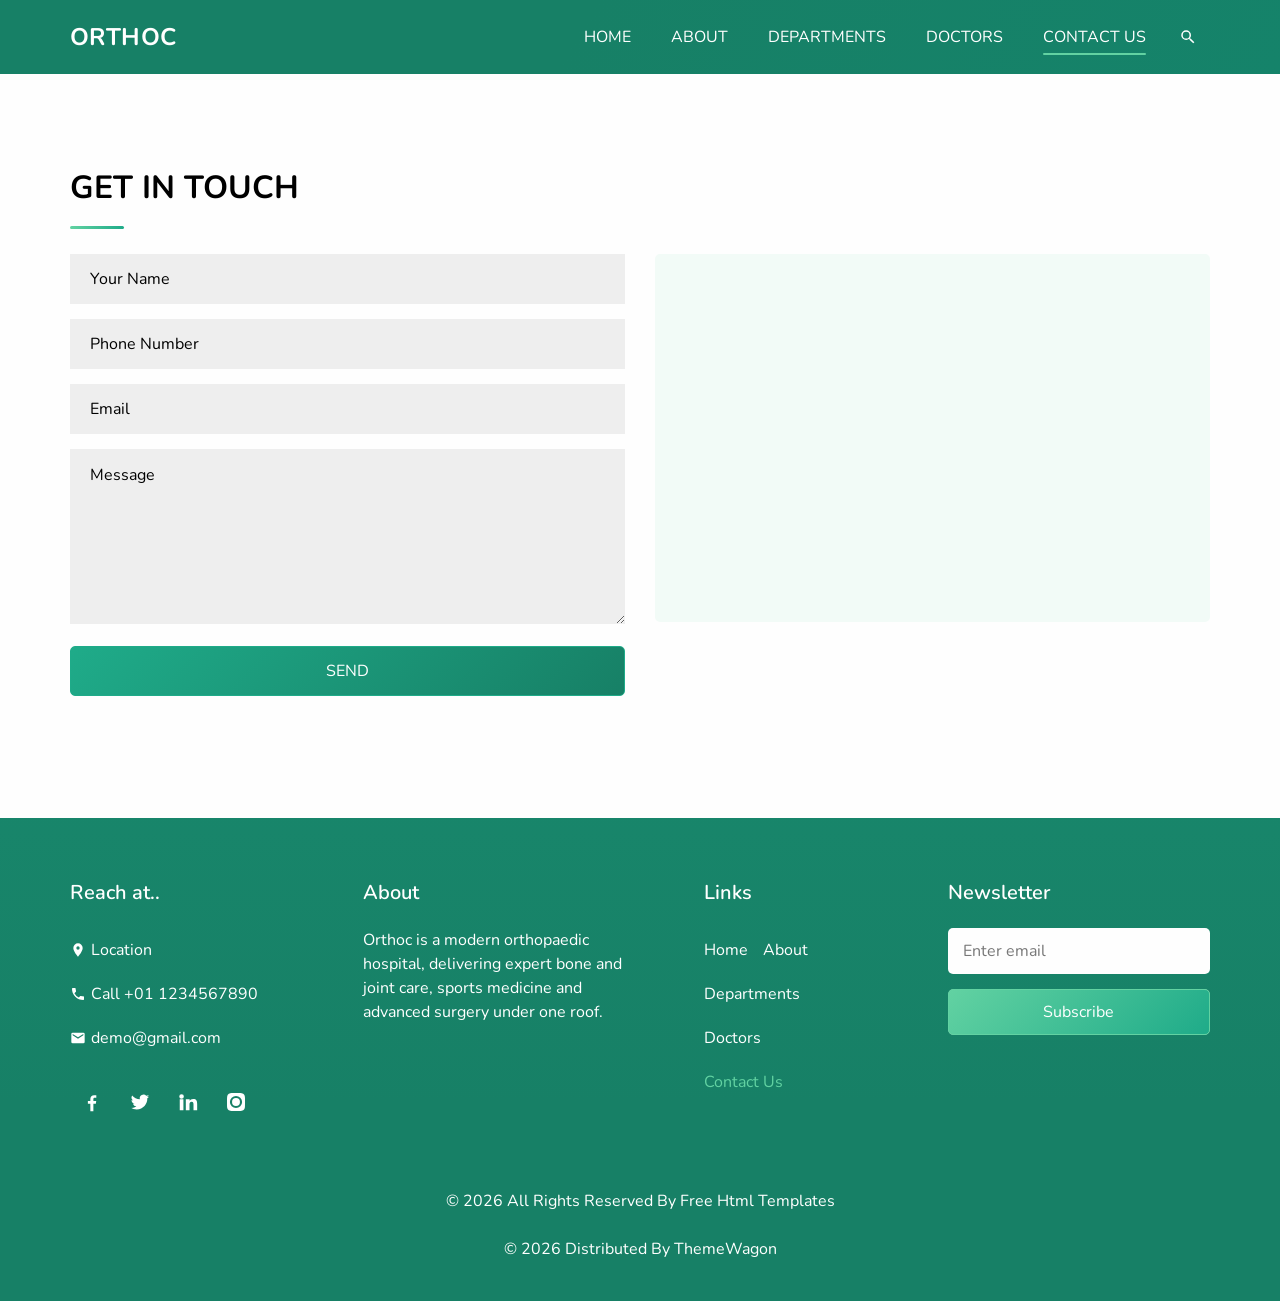
<file: contact.html>
<!DOCTYPE html>
<html lang="en">

<head>
  <meta charset="utf-8" />
  <meta http-equiv="X-UA-Compatible" content="IE=edge" />
  <meta name="viewport" content="width=device-width, initial-scale=1, shrink-to-fit=no" />
  <meta name="description"
    content="Contact Orthoc: send us a message, call +01 1234567890 or visit our clinic. We reply to every request." />
  <meta name="keywords" content="contact orthoc, clinic location, appointment, healthcare" />
  <meta name="author" content="Orthoc" />
  <link rel="icon"
    href="data:image/svg+xml,%3Csvg xmlns='http://www.w3.org/2000/svg' viewBox='0 0 32 32'%3E%3Crect width='32' height='32' rx='7' fill='%23178066'/%3E%3Cpath d='M13 7h6v6h6v6h-6v6h-6v-6H7v-6h6z' fill='%2362d2a2'/%3E%3C/svg%3E" />

  <title>Contact Us | Orthoc</title>

  <link rel="stylesheet" href="css/style.css" />
  <noscript>
    <style>
      .navbar-collapse { display: block !important; }
    </style>
  </noscript>
  <script>document.documentElement.classList.add('js');</script>
</head>

<body class="sub_page">

  <svg class="svg-defs" xmlns="http://www.w3.org/2000/svg" aria-hidden="true" focusable="false">
    <symbol id="i-search" viewBox="0 0 24 24">
      <path d="M15.5 14h-.79l-.28-.27A6.47 6.47 0 0 0 16 9.5 6.5 6.5 0 1 0 9.5 16c1.61 0 3.09-.59 4.23-1.57l.27.28v.79l5 4.99L20.49 19l-4.99-5zm-6 0A4.5 4.5 0 1 1 14 9.5 4.5 4.5 0 0 1 9.5 14z" />
    </symbol>
    <symbol id="i-facebook" viewBox="0 0 24 24">
      <path d="M13.5 22v-8h2.7l.4-3.1h-3.1V8.9c0-.9.25-1.5 1.55-1.5h1.65V4.6c-.3 0-1.3-.1-2.45-.1-2.4 0-4.05 1.5-4.05 4.2v2.2H7.5V14h2.7v8z" />
    </symbol>
    <symbol id="i-twitter" viewBox="0 0 24 24">
      <path d="M22 5.9a8.2 8.2 0 0 1-2.36.65 4.1 4.1 0 0 0 1.8-2.27c-.79.47-1.67.81-2.6 1a4.1 4.1 0 0 0-7 3.74A11.65 11.65 0 0 1 3.4 4.8a4.1 4.1 0 0 0 1.27 5.47 4.07 4.07 0 0 1-1.86-.51v.05a4.1 4.1 0 0 0 3.29 4.02 4.1 4.1 0 0 1-1.85.07 4.1 4.1 0 0 0 3.83 2.85A8.23 8.23 0 0 1 2 18.4a11.6 11.6 0 0 0 6.29 1.84c7.55 0 11.68-6.25 11.68-11.67 0-.18 0-.35-.01-.53A8.34 8.34 0 0 0 22 5.9z" />
    </symbol>
    <symbol id="i-linkedin" viewBox="0 0 24 24">
      <path d="M4.98 3.5a2.5 2.5 0 1 1 0 5 2.5 2.5 0 0 1 0-5zM3 9h4v12H3V9zm7 0h3.8v1.7h.05c.53-.95 1.83-1.95 3.77-1.95C21.4 8.75 22 11 22 14.1V21h-4v-6.1c0-1.45-.03-3.3-2.03-3.3-2.03 0-2.34 1.57-2.34 3.2V21h-4V9z" />
    </symbol>
    <symbol id="i-instagram" viewBox="0 0 24 24">
      <path d="M12 2.2c3.2 0 3.6 0 4.85.07 1.17.05 1.8.25 2.23.41.56.22.96.48 1.38.9.42.42.68.82.9 1.38.16.42.36 1.06.41 2.23.06 1.25.07 1.62.07 4.81s0 3.56-.07 4.81c-.05 1.17-.25 1.8-.41 2.23-.22.56-.48.96-.9 1.38-.42.42-.82.68-1.38.9-.42.16-1.06.36-2.23.41-1.25.06-1.62.07-4.85.07s-3.6 0-4.85-.07c-1.17-.05-1.8-.25-2.23-.41-.56-.22-.96-.48-1.38-.9-.42-.42-.68-.82-.9-1.38-.16-.42-.36-1.06-.41-2.23C2.21 15.56 2.2 15.2 2.2 12s0-3.56.07-4.81c.05-1.17.25-1.8.41-2.23.22-.56.48-.96.9-1.38.42-.42.82-.68 1.38-.9.42-.16 1.06-.36 2.23-.41C8.44 2.21 8.84 2.2 12 2.2zm0 3.15A6.65 6.65 0 1 0 18.65 12 6.65 6.65 0 0 0 12 5.35zm0 10.97A4.32 4.32 0 1 1 16.32 12 4.32 4.32 0 0 1 12 16.32zm6.99-11.24a1.55 1.55 0 1 1-1.55-1.55 1.55 1.55 0 0 1 1.55 1.55z" />
    </symbol>
    <symbol id="i-pin" viewBox="0 0 24 24">
      <path d="M12 2a7 7 0 0 0-7 7c0 5.25 7 13 7 13s7-7.75 7-13a7 7 0 0 0-7-7zm0 9.5A2.5 2.5 0 1 1 14.5 9 2.5 2.5 0 0 1 12 11.5z" />
    </symbol>
    <symbol id="i-phone" viewBox="0 0 24 24">
      <path d="M6.62 10.79a15.05 15.05 0 0 0 6.59 6.59l2.2-2.2a1 1 0 0 1 1.02-.24c1.12.37 2.33.57 3.57.57a1 1 0 0 1 1 1V20a1 1 0 0 1-1 1A17 17 0 0 1 3 4a1 1 0 0 1 1-1h3.5a1 1 0 0 1 1 1c0 1.25.2 2.45.57 3.57a1 1 0 0 1-.25 1.02z" />
    </symbol>
    <symbol id="i-mail" viewBox="0 0 24 24">
      <path d="M20 4H4a2 2 0 0 0-2 2v12a2 2 0 0 0 2 2h16a2 2 0 0 0 2-2V6a2 2 0 0 0-2-2zm0 4-8 5-8-5V6l8 5 8-5z" />
    </symbol>
  </svg>

  <a class="sr-only" href="#main">Skip to main content</a>

  <div class="hero_area">

    <!-- header section strats -->
    <header class="header_section">
      <div class="container">
        <nav class="navbar custom_nav-container" aria-label="Main navigation">
          <a class="navbar-brand" href="index.html" aria-label="Orthoc home">
            <span>Orthoc</span>
          </a>

          <button class="navbar-toggler" type="button" aria-controls="navbarSupportedContent"
            aria-expanded="false" aria-label="Toggle navigation">
            <span> </span>
          </button>

          <div class="navbar-collapse" id="navbarSupportedContent">
            <ul class="navbar-nav">
              <li class="nav-item">
                <a class="nav-link" href="index.html">Home</a>
              </li>
              <li class="nav-item">
                <a class="nav-link" href="about.html">About</a>
              </li>
              <li class="nav-item">
                <a class="nav-link" href="departments.html">Departments</a>
              </li>
              <li class="nav-item">
                <a class="nav-link" href="doctors.html">Doctors</a>
              </li>
              <li class="nav-item active">
                <a class="nav-link" href="contact.html" aria-current="page">Contact Us <span class="sr-only">(current)</span></a>
              </li>
              <li class="nav-item">
                <form class="nav_search" role="search">
                  <button class="nav_search-btn" type="button" aria-expanded="false"
                    aria-controls="navSearchPanel" aria-label="Search">
                    <svg class="ico" aria-hidden="true" focusable="false"><use href="#i-search"></use></svg>
                  </button>
                  <div class="nav_search-panel" id="navSearchPanel" hidden>
                    <div class="nav_search-field">
                      <label class="sr-only" for="navSearch">Search this site</label>
                      <input type="search" id="navSearch" placeholder="Search" autocomplete="off" />
                      <button type="submit">Go</button>
                    </div>
                    <p class="nav_search-note" role="status" hidden></p>
                  </div>
                </form>
              </li>
            </ul>
          </div>
        </nav>
      </div>
    </header>
    <!-- end header section -->
  </div>
  <!-- end hero area -->

  <main id="main" tabindex="-1">
      <h1 class="sr-only">Get In Touch</h1>

      <!-- contact section -->
      <section class="contact_section layout_padding" aria-labelledby="contactHeading">
        <div class="container">
          <div class="heading_container" data-reveal="up">
            <h2 id="contactHeading">Get In Touch</h2>
          </div>
          <div class="row">
            <div class="col-md-6" data-reveal="left">
              <div class="form_container contact-form">
                <form action="#" novalidate>
                  <div class="form-row">
                    <div class="col-lg-6">
                      <div>
                        <label class="sr-only" for="contactName">Your Name</label>
                        <input type="text" id="contactName" name="name" placeholder="Your Name" autocomplete="name"
                          aria-describedby="contactNameError" />
                        <span class="field-error" id="contactNameError"></span>
                      </div>
                    </div>
                    <div class="col-lg-6">
                      <div>
                        <label class="sr-only" for="contactPhone">Phone Number</label>
                        <input type="tel" id="contactPhone" name="phone" placeholder="Phone Number"
                          autocomplete="tel" aria-describedby="contactPhoneError" />
                        <span class="field-error" id="contactPhoneError"></span>
                      </div>
                    </div>
                  </div>
                  <div>
                    <label class="sr-only" for="contactEmail">Email</label>
                    <input type="email" id="contactEmail" name="email" placeholder="Email" autocomplete="email"
                      aria-describedby="contactEmailError" />
                    <span class="field-error" id="contactEmailError"></span>
                  </div>
                  <div>
                    <label class="sr-only" for="contactMessage">Message</label>
                    <textarea id="contactMessage" name="message" class="message-box" placeholder="Message"
                      aria-describedby="contactMessageError"></textarea>
                    <span class="field-error" id="contactMessageError"></span>
                  </div>
                  <div class="btn_box">
                    <button type="submit">SEND</button>
                  </div>
                  <p class="form-note" id="contactStatus" role="status" aria-live="polite"></p>
                </form>
              </div>
            </div>
            <div class="col-md-6" data-reveal="right">
              <div class="map_container" id="contactMap">
                <iframe class="map" title="Map showing the Orthoc clinic location"
                  src="https://maps.google.com/maps?q=40.712775,-74.005973&amp;t=&amp;z=17&amp;ie=UTF8&amp;iwloc=&amp;output=embed"
                  loading="lazy" referrerpolicy="no-referrer-when-downgrade"
                  allowfullscreen></iframe>
              </div>
            </div>
          </div>
        </div>
      </section>
      <!-- end contact section -->
  </main>

  <!-- footer section -->
  <footer class="footer_section">
    <div class="container">
      <div class="row">
        <div class="col-md-6 col-lg-3 footer_col">
          <div class="footer_contact">
            <h4>Reach at..</h4>
            <div class="contact_link_box">
              <a href="#contactMap">
                <svg class="ico" aria-hidden="true" focusable="false"><use href="#i-pin"></use></svg>
                <span>Location</span>
              </a>
              <a href="tel:+011234567890">
                <svg class="ico" aria-hidden="true" focusable="false"><use href="#i-phone"></use></svg>
                <span>Call +01 1234567890</span>
              </a>
              <a href="mailto:demo@gmail.com">
                <svg class="ico" aria-hidden="true" focusable="false"><use href="#i-mail"></use></svg>
                <span>demo@gmail.com</span>
              </a>
            </div>
          </div>
          <div class="footer_social">
            <a href="https://www.facebook.com/" target="_blank" rel="noopener noreferrer" aria-label="Orthoc on Facebook">
              <svg class="ico" aria-hidden="true" focusable="false"><use href="#i-facebook"></use></svg>
            </a>
            <a href="https://twitter.com/" target="_blank" rel="noopener noreferrer" aria-label="Orthoc on Twitter">
              <svg class="ico" aria-hidden="true" focusable="false"><use href="#i-twitter"></use></svg>
            </a>
            <a href="https://www.linkedin.com/" target="_blank" rel="noopener noreferrer"
              aria-label="Orthoc on LinkedIn">
              <svg class="ico" aria-hidden="true" focusable="false"><use href="#i-linkedin"></use></svg>
            </a>
            <a href="https://www.instagram.com/" target="_blank" rel="noopener noreferrer"
              aria-label="Orthoc on Instagram">
              <svg class="ico" aria-hidden="true" focusable="false"><use href="#i-instagram"></use></svg>
            </a>
          </div>
        </div>
        <div class="col-md-6 col-lg-3 footer_col">
          <div class="footer_detail">
            <h4>About</h4>
            <p>
              Orthoc is a modern orthopaedic hospital, delivering expert bone and joint care, sports medicine and
              advanced surgery under one roof.
            </p>
          </div>
        </div>
        <div class="col-md-6 col-lg-2 mx-auto footer_col">
          <div class="footer_link_box">
            <h4>Links</h4>
            <div class="footer_links">
              <a href="index.html">Home</a>
              <a href="about.html">About</a>
              <a href="departments.html">Departments</a>
              <a href="doctors.html">Doctors</a>
              <a class="active" href="contact.html" aria-current="page">Contact Us</a>
            </div>
          </div>
        </div>
        <div class="col-md-6 col-lg-3 footer_col">
          <h4>Newsletter</h4>
          <form action="#" novalidate>
            <label class="sr-only" for="newsletterEmail">Enter email</label>
            <input type="email" id="newsletterEmail" name="newsletter" placeholder="Enter email"
              aria-describedby="newsletterError" />
            <span class="field-error" id="newsletterError"></span>
            <button type="submit">Subscribe</button>
          </form>
          <p class="form-note" id="newsletterStatus" role="status" aria-live="polite"></p>
        </div>
      </div>
      <div class="footer-info">
        <p>
          &copy; <span class="display-year"></span> All Rights Reserved By
          <a href="https://html.design/">Free Html Templates<br /><br /></a>
          &copy; <span class="display-year"></span> Distributed By
          <a href="https://themewagon.com/">ThemeWagon</a>
        </p>
      </div>
    </div>
  </footer>
  <!-- footer section -->

  <script src="js/main.js"></script>
</body>

</html>
</file>
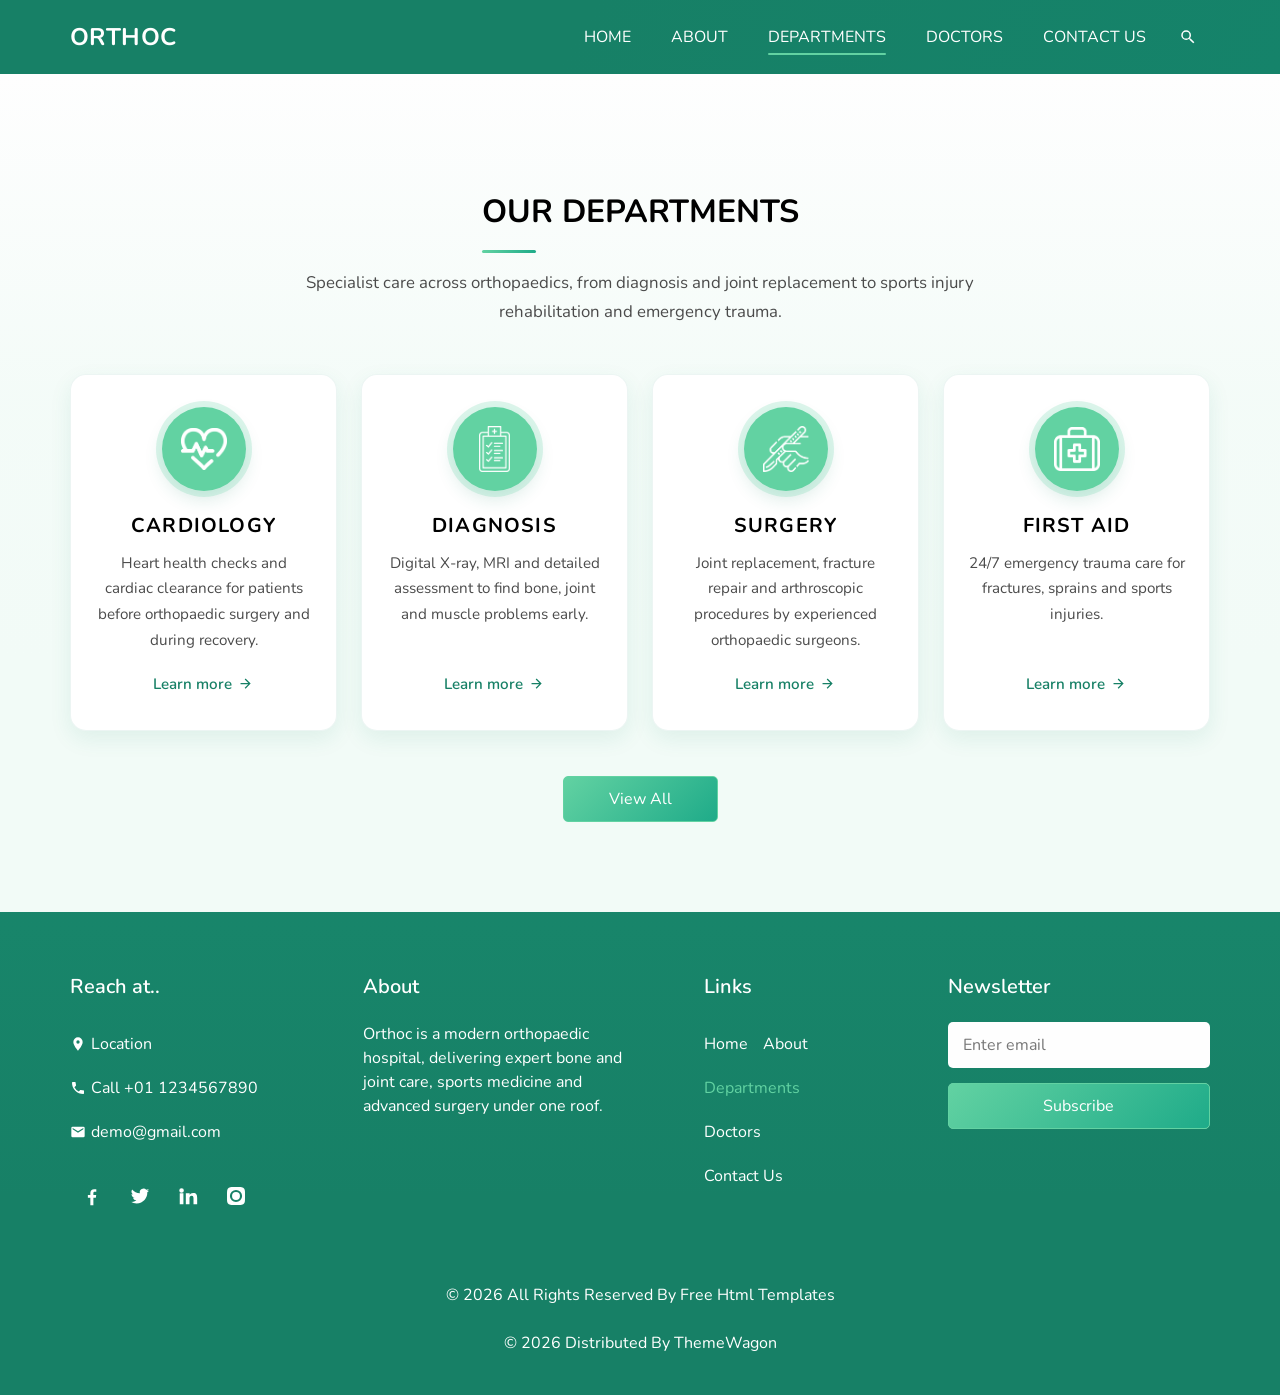
<file: departments.html>
<!DOCTYPE html>
<html lang="en">

<head>
  <meta charset="utf-8" />
  <meta http-equiv="X-UA-Compatible" content="IE=edge" />
  <meta name="viewport" content="width=device-width, initial-scale=1, shrink-to-fit=no" />
  <meta name="description"
    content="Our Departments at Orthoc: Cardiology, Diagnosis, Surgery and First Aid care units with expert staff." />
  <meta name="keywords" content="departments, cardiology, diagnosis, surgery, first aid" />
  <meta name="author" content="Orthoc" />
  <link rel="icon"
    href="data:image/svg+xml,%3Csvg xmlns='http://www.w3.org/2000/svg' viewBox='0 0 32 32'%3E%3Crect width='32' height='32' rx='7' fill='%23178066'/%3E%3Cpath d='M13 7h6v6h6v6h-6v6h-6v-6H7v-6h6z' fill='%2362d2a2'/%3E%3C/svg%3E" />

  <title>Our Departments | Orthoc</title>

  <link rel="stylesheet" href="css/style.css" />
  <noscript>
    <style>
      .navbar-collapse { display: block !important; }
    </style>
  </noscript>
  <script>document.documentElement.classList.add('js');</script>
</head>

<body class="sub_page">

  <svg class="svg-defs" xmlns="http://www.w3.org/2000/svg" aria-hidden="true" focusable="false">
    <symbol id="i-search" viewBox="0 0 24 24">
      <path d="M15.5 14h-.79l-.28-.27A6.47 6.47 0 0 0 16 9.5 6.5 6.5 0 1 0 9.5 16c1.61 0 3.09-.59 4.23-1.57l.27.28v.79l5 4.99L20.49 19l-4.99-5zm-6 0A4.5 4.5 0 1 1 14 9.5 4.5 4.5 0 0 1 9.5 14z" />
    </symbol>
    <symbol id="i-facebook" viewBox="0 0 24 24">
      <path d="M13.5 22v-8h2.7l.4-3.1h-3.1V8.9c0-.9.25-1.5 1.55-1.5h1.65V4.6c-.3 0-1.3-.1-2.45-.1-2.4 0-4.05 1.5-4.05 4.2v2.2H7.5V14h2.7v8z" />
    </symbol>
    <symbol id="i-twitter" viewBox="0 0 24 24">
      <path d="M22 5.9a8.2 8.2 0 0 1-2.36.65 4.1 4.1 0 0 0 1.8-2.27c-.79.47-1.67.81-2.6 1a4.1 4.1 0 0 0-7 3.74A11.65 11.65 0 0 1 3.4 4.8a4.1 4.1 0 0 0 1.27 5.47 4.07 4.07 0 0 1-1.86-.51v.05a4.1 4.1 0 0 0 3.29 4.02 4.1 4.1 0 0 1-1.85.07 4.1 4.1 0 0 0 3.83 2.85A8.23 8.23 0 0 1 2 18.4a11.6 11.6 0 0 0 6.29 1.84c7.55 0 11.68-6.25 11.68-11.67 0-.18 0-.35-.01-.53A8.34 8.34 0 0 0 22 5.9z" />
    </symbol>
    <symbol id="i-linkedin" viewBox="0 0 24 24">
      <path d="M4.98 3.5a2.5 2.5 0 1 1 0 5 2.5 2.5 0 0 1 0-5zM3 9h4v12H3V9zm7 0h3.8v1.7h.05c.53-.95 1.83-1.95 3.77-1.95C21.4 8.75 22 11 22 14.1V21h-4v-6.1c0-1.45-.03-3.3-2.03-3.3-2.03 0-2.34 1.57-2.34 3.2V21h-4V9z" />
    </symbol>
    <symbol id="i-instagram" viewBox="0 0 24 24">
      <path d="M12 2.2c3.2 0 3.6 0 4.85.07 1.17.05 1.8.25 2.23.41.56.22.96.48 1.38.9.42.42.68.82.9 1.38.16.42.36 1.06.41 2.23.06 1.25.07 1.62.07 4.81s0 3.56-.07 4.81c-.05 1.17-.25 1.8-.41 2.23-.22.56-.48.96-.9 1.38-.42.42-.82.68-1.38.9-.42.16-1.06.36-2.23.41-1.25.06-1.62.07-4.85.07s-3.6 0-4.85-.07c-1.17-.05-1.8-.25-2.23-.41-.56-.22-.96-.48-1.38-.9-.42-.42-.68-.82-.9-1.38-.16-.42-.36-1.06-.41-2.23C2.21 15.56 2.2 15.2 2.2 12s0-3.56.07-4.81c.05-1.17.25-1.8.41-2.23.22-.56.48-.96.9-1.38.42-.42.82-.68 1.38-.9.42-.16 1.06-.36 2.23-.41C8.44 2.21 8.84 2.2 12 2.2zm0 3.15A6.65 6.65 0 1 0 18.65 12 6.65 6.65 0 0 0 12 5.35zm0 10.97A4.32 4.32 0 1 1 16.32 12 4.32 4.32 0 0 1 12 16.32zm6.99-11.24a1.55 1.55 0 1 1-1.55-1.55 1.55 1.55 0 0 1 1.55 1.55z" />
    </symbol>
    <symbol id="i-pin" viewBox="0 0 24 24">
      <path d="M12 2a7 7 0 0 0-7 7c0 5.25 7 13 7 13s7-7.75 7-13a7 7 0 0 0-7-7zm0 9.5A2.5 2.5 0 1 1 14.5 9 2.5 2.5 0 0 1 12 11.5z" />
    </symbol>
    <symbol id="i-phone" viewBox="0 0 24 24">
      <path d="M6.62 10.79a15.05 15.05 0 0 0 6.59 6.59l2.2-2.2a1 1 0 0 1 1.02-.24c1.12.37 2.33.57 3.57.57a1 1 0 0 1 1 1V20a1 1 0 0 1-1 1A17 17 0 0 1 3 4a1 1 0 0 1 1-1h3.5a1 1 0 0 1 1 1c0 1.25.2 2.45.57 3.57a1 1 0 0 1-.25 1.02z" />
    </symbol>
    <symbol id="i-mail" viewBox="0 0 24 24">
      <path d="M20 4H4a2 2 0 0 0-2 2v12a2 2 0 0 0 2 2h16a2 2 0 0 0 2-2V6a2 2 0 0 0-2-2zm0 4-8 5-8-5V6l8 5 8-5z" />
    </symbol>
    <symbol id="i-arrow-right" viewBox="0 0 24 24">
      <path d="M4 13h12.17l-5.59 5.59L12 20l8-8-8-8-1.41 1.41L16.17 11H4z" />
    </symbol>
  </svg>

  <a class="sr-only" href="#main">Skip to main content</a>

  <div class="hero_area">

    <div class="hero_bg_box">
      <img src="images/hero-bg.png" alt="" />
    </div>

    <!-- header section strats -->
    <header class="header_section">
      <div class="container">
        <nav class="navbar custom_nav-container" aria-label="Main navigation">
          <a class="navbar-brand" href="index.html" aria-label="Orthoc home">
            <span>Orthoc</span>
          </a>

          <button class="navbar-toggler" type="button" aria-controls="navbarSupportedContent"
            aria-expanded="false" aria-label="Toggle navigation">
            <span> </span>
          </button>

          <div class="navbar-collapse" id="navbarSupportedContent">
            <ul class="navbar-nav">
              <li class="nav-item">
                <a class="nav-link" href="index.html">Home</a>
              </li>
              <li class="nav-item">
                <a class="nav-link" href="about.html">About</a>
              </li>
              <li class="nav-item active">
                <a class="nav-link" href="departments.html" aria-current="page">Departments <span class="sr-only">(current)</span></a>
              </li>
              <li class="nav-item">
                <a class="nav-link" href="doctors.html">Doctors</a>
              </li>
              <li class="nav-item">
                <a class="nav-link" href="contact.html">Contact Us</a>
              </li>
              <li class="nav-item">
                <form class="nav_search" role="search">
                  <button class="nav_search-btn" type="button" aria-expanded="false"
                    aria-controls="navSearchPanel" aria-label="Search">
                    <svg class="ico" aria-hidden="true" focusable="false"><use href="#i-search"></use></svg>
                  </button>
                  <div class="nav_search-panel" id="navSearchPanel" hidden>
                    <div class="nav_search-field">
                      <label class="sr-only" for="navSearch">Search this site</label>
                      <input type="search" id="navSearch" placeholder="Search" autocomplete="off" />
                      <button type="submit">Go</button>
                    </div>
                    <p class="nav_search-note" role="status" hidden></p>
                  </div>
                </form>
              </li>
            </ul>
          </div>
        </nav>
      </div>
    </header>
    <!-- end header section -->
  </div>
  <!-- end hero area -->

  <main id="main" tabindex="-1">
      <h1 class="sr-only">Our Departments</h1>

      <!-- department section -->
      <section class="department_section layout_padding" aria-labelledby="departmentsHeading">
        <div class="department_container">
          <div class="container">
            <div class="heading_container heading_center" data-reveal="up">
              <h2 id="departmentsHeading">Our Departments</h2>
              <p>Specialist care across orthopaedics, from diagnosis and joint replacement to sports
                injury rehabilitation and emergency trauma.</p>
            </div>
            <div class="row">
              <div class="col-md-3">
                <article class="box rv-1" data-reveal="left">
                  <div class="img-box">
                    <img src="images/s1.png" alt="Heart with a pulse line, Cardiology department icon" />
                  </div>
                  <div class="detail-box">
                    <h3>Cardiology</h3>
                    <p>Heart health checks and cardiac clearance for patients before orthopaedic surgery and during
                      recovery.</p>
                  </div>
                  <a class="box-link" href="departments.html">
                    Learn more
                    <svg class="ico" aria-hidden="true" focusable="false"><use href="#i-arrow-right"></use></svg>
                  </a>
                </article>
              </div>
              <div class="col-md-3">
                <article class="box rv-2" data-reveal="right">
                  <div class="img-box">
                    <img src="images/s2.png" alt="Stethoscope, Diagnosis department icon" />
                  </div>
                  <div class="detail-box">
                    <h3>Diagnosis</h3>
                    <p>Digital X-ray, MRI and detailed assessment to find bone, joint and muscle problems early.</p>
                  </div>
                  <a class="box-link" href="departments.html">
                    Learn more
                    <svg class="ico" aria-hidden="true" focusable="false"><use href="#i-arrow-right"></use></svg>
                  </a>
                </article>
              </div>
              <div class="col-md-3">
                <article class="box rv-3" data-reveal="left">
                  <div class="img-box">
                    <img src="images/s3.png" alt="Surgical instruments, Surgery department icon" />
                  </div>
                  <div class="detail-box">
                    <h3>Surgery</h3>
                    <p>Joint replacement, fracture repair and arthroscopic procedures by experienced orthopaedic
                      surgeons.</p>
                  </div>
                  <a class="box-link" href="departments.html">
                    Learn more
                    <svg class="ico" aria-hidden="true" focusable="false"><use href="#i-arrow-right"></use></svg>
                  </a>
                </article>
              </div>
              <div class="col-md-3">
                <article class="box rv-4" data-reveal="right">
                  <div class="img-box">
                    <img src="images/s4.png" alt="First aid kit with cross, First Aid department icon" />
                  </div>
                  <div class="detail-box">
                    <h3>First Aid</h3>
                    <p>24/7 emergency trauma care for fractures, sprains and sports injuries.</p>
                  </div>
                  <a class="box-link" href="departments.html">
                    Learn more
                    <svg class="ico" aria-hidden="true" focusable="false"><use href="#i-arrow-right"></use></svg>
                  </a>
                </article>
              </div>
            </div>
            <div class="btn-box">
              <a href="departments.html">View All</a>
            </div>
          </div>
        </div>
      </section>
      <!-- end department section -->
  </main>

  <!-- footer section -->
  <footer class="footer_section">
    <div class="container">
      <div class="row">
        <div class="col-md-6 col-lg-3 footer_col">
          <div class="footer_contact">
            <h4>Reach at..</h4>
            <div class="contact_link_box">
              <a href="contact.html#contactMap">
                <svg class="ico" aria-hidden="true" focusable="false"><use href="#i-pin"></use></svg>
                <span>Location</span>
              </a>
              <a href="tel:+011234567890">
                <svg class="ico" aria-hidden="true" focusable="false"><use href="#i-phone"></use></svg>
                <span>Call +01 1234567890</span>
              </a>
              <a href="mailto:demo@gmail.com">
                <svg class="ico" aria-hidden="true" focusable="false"><use href="#i-mail"></use></svg>
                <span>demo@gmail.com</span>
              </a>
            </div>
          </div>
          <div class="footer_social">
            <a href="https://www.facebook.com/" target="_blank" rel="noopener noreferrer" aria-label="Orthoc on Facebook">
              <svg class="ico" aria-hidden="true" focusable="false"><use href="#i-facebook"></use></svg>
            </a>
            <a href="https://twitter.com/" target="_blank" rel="noopener noreferrer" aria-label="Orthoc on Twitter">
              <svg class="ico" aria-hidden="true" focusable="false"><use href="#i-twitter"></use></svg>
            </a>
            <a href="https://www.linkedin.com/" target="_blank" rel="noopener noreferrer"
              aria-label="Orthoc on LinkedIn">
              <svg class="ico" aria-hidden="true" focusable="false"><use href="#i-linkedin"></use></svg>
            </a>
            <a href="https://www.instagram.com/" target="_blank" rel="noopener noreferrer"
              aria-label="Orthoc on Instagram">
              <svg class="ico" aria-hidden="true" focusable="false"><use href="#i-instagram"></use></svg>
            </a>
          </div>
        </div>
        <div class="col-md-6 col-lg-3 footer_col">
          <div class="footer_detail">
            <h4>About</h4>
            <p>
              Orthoc is a modern orthopaedic hospital, delivering expert bone and joint care, sports medicine and
              advanced surgery under one roof.
            </p>
          </div>
        </div>
        <div class="col-md-6 col-lg-2 mx-auto footer_col">
          <div class="footer_link_box">
            <h4>Links</h4>
            <div class="footer_links">
              <a href="index.html">Home</a>
              <a href="about.html">About</a>
              <a class="active" href="departments.html" aria-current="page">Departments</a>
              <a href="doctors.html">Doctors</a>
              <a href="contact.html">Contact Us</a>
            </div>
          </div>
        </div>
        <div class="col-md-6 col-lg-3 footer_col">
          <h4>Newsletter</h4>
          <form action="#" novalidate>
            <label class="sr-only" for="newsletterEmail">Enter email</label>
            <input type="email" id="newsletterEmail" name="newsletter" placeholder="Enter email"
              aria-describedby="newsletterError" />
            <span class="field-error" id="newsletterError"></span>
            <button type="submit">Subscribe</button>
          </form>
          <p class="form-note" id="newsletterStatus" role="status" aria-live="polite"></p>
        </div>
      </div>
      <div class="footer-info">
        <p>
          &copy; <span class="display-year"></span> All Rights Reserved By
          <a href="https://html.design/">Free Html Templates<br /><br /></a>
          &copy; <span class="display-year"></span> Distributed By
          <a href="https://themewagon.com/">ThemeWagon</a>
        </p>
      </div>
    </div>
  </footer>
  <!-- footer section -->

  <script src="js/main.js"></script>
</body>

</html>
</file>
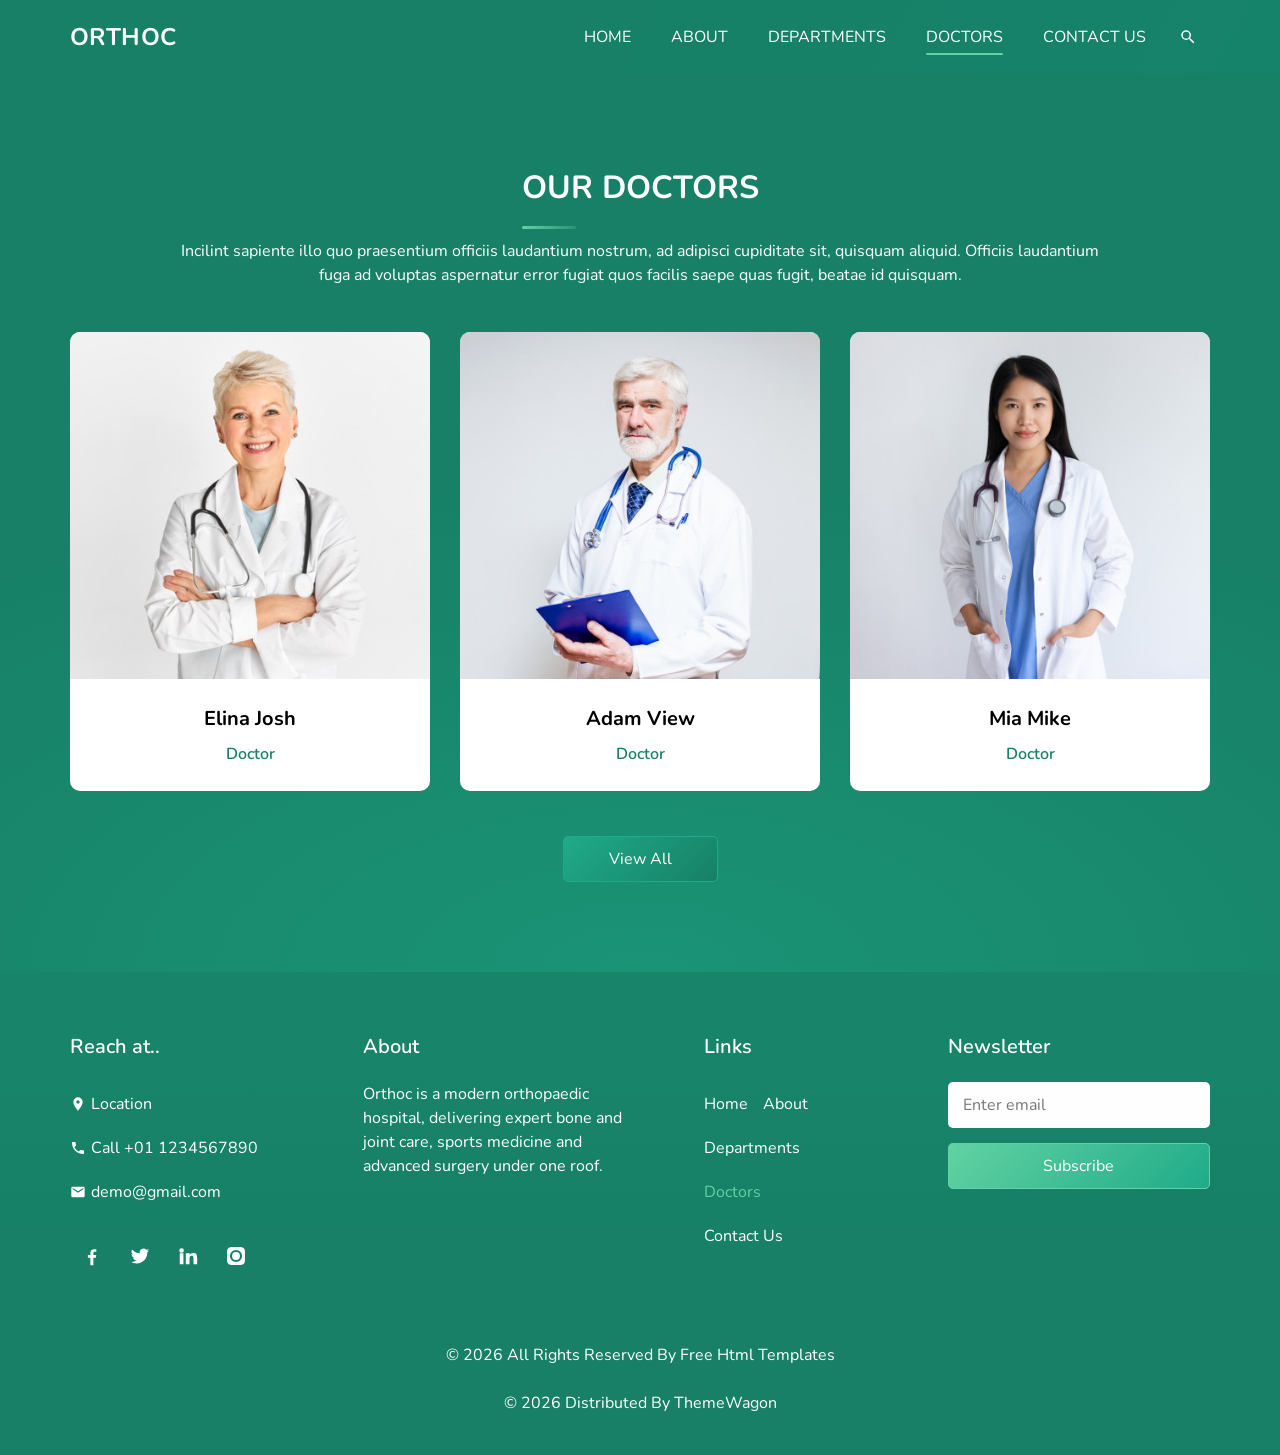
<file: doctors.html>
<!DOCTYPE html>
<html lang="en">

<head>
  <meta charset="utf-8" />
  <meta http-equiv="X-UA-Compatible" content="IE=edge" />
  <meta name="viewport" content="width=device-width, initial-scale=1, shrink-to-fit=no" />
  <meta name="description"
    content="Our Doctors at Orthoc: Elina Josh, Adam View and Mia Mike — specialists ready to help you with the best healthcare." />
  <meta name="keywords" content="doctors, medical specialists, orthoc, healthcare" />
  <meta name="author" content="Orthoc" />
  <link rel="icon"
    href="data:image/svg+xml,%3Csvg xmlns='http://www.w3.org/2000/svg' viewBox='0 0 32 32'%3E%3Crect width='32' height='32' rx='7' fill='%23178066'/%3E%3Cpath d='M13 7h6v6h6v6h-6v6h-6v-6H7v-6h6z' fill='%2362d2a2'/%3E%3C/svg%3E" />

  <title>Our Doctors | Orthoc</title>

  <link rel="stylesheet" href="css/style.css" />
  <noscript>
    <style>
      .navbar-collapse { display: block !important; }
    </style>
  </noscript>
  <script>document.documentElement.classList.add('js');</script>
</head>

<body class="sub_page">

  <svg class="svg-defs" xmlns="http://www.w3.org/2000/svg" aria-hidden="true" focusable="false">
    <symbol id="i-search" viewBox="0 0 24 24">
      <path d="M15.5 14h-.79l-.28-.27A6.47 6.47 0 0 0 16 9.5 6.5 6.5 0 1 0 9.5 16c1.61 0 3.09-.59 4.23-1.57l.27.28v.79l5 4.99L20.49 19l-4.99-5zm-6 0A4.5 4.5 0 1 1 14 9.5 4.5 4.5 0 0 1 9.5 14z" />
    </symbol>
    <symbol id="i-facebook" viewBox="0 0 24 24">
      <path d="M13.5 22v-8h2.7l.4-3.1h-3.1V8.9c0-.9.25-1.5 1.55-1.5h1.65V4.6c-.3 0-1.3-.1-2.45-.1-2.4 0-4.05 1.5-4.05 4.2v2.2H7.5V14h2.7v8z" />
    </symbol>
    <symbol id="i-twitter" viewBox="0 0 24 24">
      <path d="M22 5.9a8.2 8.2 0 0 1-2.36.65 4.1 4.1 0 0 0 1.8-2.27c-.79.47-1.67.81-2.6 1a4.1 4.1 0 0 0-7 3.74A11.65 11.65 0 0 1 3.4 4.8a4.1 4.1 0 0 0 1.27 5.47 4.07 4.07 0 0 1-1.86-.51v.05a4.1 4.1 0 0 0 3.29 4.02 4.1 4.1 0 0 1-1.85.07 4.1 4.1 0 0 0 3.83 2.85A8.23 8.23 0 0 1 2 18.4a11.6 11.6 0 0 0 6.29 1.84c7.55 0 11.68-6.25 11.68-11.67 0-.18 0-.35-.01-.53A8.34 8.34 0 0 0 22 5.9z" />
    </symbol>
    <symbol id="i-youtube" viewBox="0 0 24 24">
      <path d="M21.6 7.2a2.5 2.5 0 0 0-1.76-1.77C18.25 5 12 5 12 5s-6.25 0-7.84.43A2.5 2.5 0 0 0 2.4 7.2 26.2 26.2 0 0 0 2 12a26.2 26.2 0 0 0 .4 4.8 2.5 2.5 0 0 0 1.76 1.77C5.75 19 12 19 12 19s6.25 0 7.84-.43a2.5 2.5 0 0 0 1.76-1.77A26.2 26.2 0 0 0 22 12a26.2 26.2 0 0 0-.4-4.8zM10 15V9l5.2 3z" />
    </symbol>
    <symbol id="i-linkedin" viewBox="0 0 24 24">
      <path d="M4.98 3.5a2.5 2.5 0 1 1 0 5 2.5 2.5 0 0 1 0-5zM3 9h4v12H3V9zm7 0h3.8v1.7h.05c.53-.95 1.83-1.95 3.77-1.95C21.4 8.75 22 11 22 14.1V21h-4v-6.1c0-1.45-.03-3.3-2.03-3.3-2.03 0-2.34 1.57-2.34 3.2V21h-4V9z" />
    </symbol>
    <symbol id="i-instagram" viewBox="0 0 24 24">
      <path d="M12 2.2c3.2 0 3.6 0 4.85.07 1.17.05 1.8.25 2.23.41.56.22.96.48 1.38.9.42.42.68.82.9 1.38.16.42.36 1.06.41 2.23.06 1.25.07 1.62.07 4.81s0 3.56-.07 4.81c-.05 1.17-.25 1.8-.41 2.23-.22.56-.48.96-.9 1.38-.42.42-.82.68-1.38.9-.42.16-1.06.36-2.23.41-1.25.06-1.62.07-4.85.07s-3.6 0-4.85-.07c-1.17-.05-1.8-.25-2.23-.41-.56-.22-.96-.48-1.38-.9-.42-.42-.68-.82-.9-1.38-.16-.42-.36-1.06-.41-2.23C2.21 15.56 2.2 15.2 2.2 12s0-3.56.07-4.81c.05-1.17.25-1.8.41-2.23.22-.56.48-.96.9-1.38.42-.42.82-.68 1.38-.9.42-.16 1.06-.36 2.23-.41C8.44 2.21 8.84 2.2 12 2.2zm0 3.15A6.65 6.65 0 1 0 18.65 12 6.65 6.65 0 0 0 12 5.35zm0 10.97A4.32 4.32 0 1 1 16.32 12 4.32 4.32 0 0 1 12 16.32zm6.99-11.24a1.55 1.55 0 1 1-1.55-1.55 1.55 1.55 0 0 1 1.55 1.55z" />
    </symbol>
    <symbol id="i-pin" viewBox="0 0 24 24">
      <path d="M12 2a7 7 0 0 0-7 7c0 5.25 7 13 7 13s7-7.75 7-13a7 7 0 0 0-7-7zm0 9.5A2.5 2.5 0 1 1 14.5 9 2.5 2.5 0 0 1 12 11.5z" />
    </symbol>
    <symbol id="i-phone" viewBox="0 0 24 24">
      <path d="M6.62 10.79a15.05 15.05 0 0 0 6.59 6.59l2.2-2.2a1 1 0 0 1 1.02-.24c1.12.37 2.33.57 3.57.57a1 1 0 0 1 1 1V20a1 1 0 0 1-1 1A17 17 0 0 1 3 4a1 1 0 0 1 1-1h3.5a1 1 0 0 1 1 1c0 1.25.2 2.45.57 3.57a1 1 0 0 1-.25 1.02z" />
    </symbol>
    <symbol id="i-mail" viewBox="0 0 24 24">
      <path d="M20 4H4a2 2 0 0 0-2 2v12a2 2 0 0 0 2 2h16a2 2 0 0 0 2-2V6a2 2 0 0 0-2-2zm0 4-8 5-8-5V6l8 5 8-5z" />
    </symbol>
  </svg>

  <a class="sr-only" href="#main">Skip to main content</a>

  <div class="hero_area">

    <div class="hero_bg_box">
      <img src="images/hero-bg.png" alt="" />
    </div>

    <!-- header section strats -->
    <header class="header_section">
      <div class="container">
        <nav class="navbar custom_nav-container" aria-label="Main navigation">
          <a class="navbar-brand" href="index.html" aria-label="Orthoc home">
            <span>Orthoc</span>
          </a>

          <button class="navbar-toggler" type="button" aria-controls="navbarSupportedContent"
            aria-expanded="false" aria-label="Toggle navigation">
            <span> </span>
          </button>

          <div class="navbar-collapse" id="navbarSupportedContent">
            <ul class="navbar-nav">
              <li class="nav-item">
                <a class="nav-link" href="index.html">Home</a>
              </li>
              <li class="nav-item">
                <a class="nav-link" href="about.html">About</a>
              </li>
              <li class="nav-item">
                <a class="nav-link" href="departments.html">Departments</a>
              </li>
              <li class="nav-item active">
                <a class="nav-link" href="doctors.html" aria-current="page">Doctors <span class="sr-only">(current)</span></a>
              </li>
              <li class="nav-item">
                <a class="nav-link" href="contact.html">Contact Us</a>
              </li>
              <li class="nav-item">
                <form class="nav_search" role="search">
                  <button class="nav_search-btn" type="button" aria-expanded="false"
                    aria-controls="navSearchPanel" aria-label="Search">
                    <svg class="ico" aria-hidden="true" focusable="false"><use href="#i-search"></use></svg>
                  </button>
                  <div class="nav_search-panel" id="navSearchPanel" hidden>
                    <div class="nav_search-field">
                      <label class="sr-only" for="navSearch">Search this site</label>
                      <input type="search" id="navSearch" placeholder="Search" autocomplete="off" />
                      <button type="submit">Go</button>
                    </div>
                    <p class="nav_search-note" role="status" hidden></p>
                  </div>
                </form>
              </li>
            </ul>
          </div>
        </nav>
      </div>
    </header>
    <!-- end header section -->
  </div>
  <!-- end hero area -->

  <main id="main" tabindex="-1">
      <h1 class="sr-only">Our Doctors</h1>

      <!-- doctor section -->
      <section class="doctor_section layout_padding" aria-labelledby="doctorsHeading">
        <div class="container">
          <div class="heading_container heading_center" data-reveal="up">
            <h2 id="doctorsHeading">Our Doctors</h2>
            <p class="col-md-10 mx-auto px-0">
              Incilint sapiente illo quo praesentium officiis laudantium nostrum, ad adipisci cupiditate sit, quisquam
              aliquid. Officiis laudantium fuga ad voluptas aspernatur error fugiat quos facilis saepe quas fugit,
              beatae id quisquam.
            </p>
          </div>
          <div class="row">
            <div class="col-sm-6 col-lg-4 mx-auto">
              <article class="box rv-1" data-reveal="left">
                <div class="img-box">
                  <img src="images/d1.jpg" alt="Portrait of Dr. Elina Josh" loading="lazy" />
                </div>
                <div class="detail-box">
                  <div class="social_box">
                    <a href="https://www.facebook.com/" target="_blank" rel="noopener noreferrer"
                      aria-label="Elina Josh on Facebook">
                      <svg class="ico" aria-hidden="true" focusable="false"><use href="#i-facebook"></use></svg>
                    </a>
                    <a href="https://twitter.com/" target="_blank" rel="noopener noreferrer"
                      aria-label="Elina Josh on Twitter">
                      <svg class="ico" aria-hidden="true" focusable="false"><use href="#i-twitter"></use></svg>
                    </a>
                    <a href="https://www.youtube.com/" target="_blank" rel="noopener noreferrer"
                      aria-label="Elina Josh on YouTube">
                      <svg class="ico" aria-hidden="true" focusable="false"><use href="#i-youtube"></use></svg>
                    </a>
                    <a href="https://www.linkedin.com/" target="_blank" rel="noopener noreferrer"
                      aria-label="Elina Josh on LinkedIn">
                      <svg class="ico" aria-hidden="true" focusable="false"><use href="#i-linkedin"></use></svg>
                    </a>
                  </div>
                  <h3>Elina Josh</h3>
                  <p class="doctor-role">Doctor</p>
                </div>
              </article>
            </div>
            <div class="col-sm-6 col-lg-4 mx-auto">
              <article class="box rv-2" data-reveal="up">
                <div class="img-box">
                  <img src="images/d2.jpg" alt="Portrait of Dr. Adam View" loading="lazy" />
                </div>
                <div class="detail-box">
                  <div class="social_box">
                    <a href="https://www.facebook.com/" target="_blank" rel="noopener noreferrer"
                      aria-label="Adam View on Facebook">
                      <svg class="ico" aria-hidden="true" focusable="false"><use href="#i-facebook"></use></svg>
                    </a>
                    <a href="https://twitter.com/" target="_blank" rel="noopener noreferrer"
                      aria-label="Adam View on Twitter">
                      <svg class="ico" aria-hidden="true" focusable="false"><use href="#i-twitter"></use></svg>
                    </a>
                    <a href="https://www.youtube.com/" target="_blank" rel="noopener noreferrer"
                      aria-label="Adam View on YouTube">
                      <svg class="ico" aria-hidden="true" focusable="false"><use href="#i-youtube"></use></svg>
                    </a>
                    <a href="https://www.linkedin.com/" target="_blank" rel="noopener noreferrer"
                      aria-label="Adam View on LinkedIn">
                      <svg class="ico" aria-hidden="true" focusable="false"><use href="#i-linkedin"></use></svg>
                    </a>
                  </div>
                  <h3>Adam View</h3>
                  <p class="doctor-role">Doctor</p>
                </div>
              </article>
            </div>
            <div class="col-sm-6 col-lg-4 mx-auto">
              <article class="box rv-3" data-reveal="right">
                <div class="img-box">
                  <img src="images/d3.jpg" alt="Portrait of Dr. Mia Mike" loading="lazy" />
                </div>
                <div class="detail-box">
                  <div class="social_box">
                    <a href="https://www.facebook.com/" target="_blank" rel="noopener noreferrer"
                      aria-label="Mia Mike on Facebook">
                      <svg class="ico" aria-hidden="true" focusable="false"><use href="#i-facebook"></use></svg>
                    </a>
                    <a href="https://twitter.com/" target="_blank" rel="noopener noreferrer"
                      aria-label="Mia Mike on Twitter">
                      <svg class="ico" aria-hidden="true" focusable="false"><use href="#i-twitter"></use></svg>
                    </a>
                    <a href="https://www.youtube.com/" target="_blank" rel="noopener noreferrer"
                      aria-label="Mia Mike on YouTube">
                      <svg class="ico" aria-hidden="true" focusable="false"><use href="#i-youtube"></use></svg>
                    </a>
                    <a href="https://www.linkedin.com/" target="_blank" rel="noopener noreferrer"
                      aria-label="Mia Mike on LinkedIn">
                      <svg class="ico" aria-hidden="true" focusable="false"><use href="#i-linkedin"></use></svg>
                    </a>
                  </div>
                  <h3>Mia Mike</h3>
                  <p class="doctor-role">Doctor</p>
                </div>
              </article>
            </div>
          </div>
          <div class="btn-box">
            <a href="doctors.html">View All</a>
          </div>
        </div>
      </section>
      <!-- end doctor section -->
  </main>

  <!-- footer section -->
  <footer class="footer_section">
    <div class="container">
      <div class="row">
        <div class="col-md-6 col-lg-3 footer_col">
          <div class="footer_contact">
            <h4>Reach at..</h4>
            <div class="contact_link_box">
              <a href="contact.html#contactMap">
                <svg class="ico" aria-hidden="true" focusable="false"><use href="#i-pin"></use></svg>
                <span>Location</span>
              </a>
              <a href="tel:+011234567890">
                <svg class="ico" aria-hidden="true" focusable="false"><use href="#i-phone"></use></svg>
                <span>Call +01 1234567890</span>
              </a>
              <a href="mailto:demo@gmail.com">
                <svg class="ico" aria-hidden="true" focusable="false"><use href="#i-mail"></use></svg>
                <span>demo@gmail.com</span>
              </a>
            </div>
          </div>
          <div class="footer_social">
            <a href="https://www.facebook.com/" target="_blank" rel="noopener noreferrer" aria-label="Orthoc on Facebook">
              <svg class="ico" aria-hidden="true" focusable="false"><use href="#i-facebook"></use></svg>
            </a>
            <a href="https://twitter.com/" target="_blank" rel="noopener noreferrer" aria-label="Orthoc on Twitter">
              <svg class="ico" aria-hidden="true" focusable="false"><use href="#i-twitter"></use></svg>
            </a>
            <a href="https://www.linkedin.com/" target="_blank" rel="noopener noreferrer"
              aria-label="Orthoc on LinkedIn">
              <svg class="ico" aria-hidden="true" focusable="false"><use href="#i-linkedin"></use></svg>
            </a>
            <a href="https://www.instagram.com/" target="_blank" rel="noopener noreferrer"
              aria-label="Orthoc on Instagram">
              <svg class="ico" aria-hidden="true" focusable="false"><use href="#i-instagram"></use></svg>
            </a>
          </div>
        </div>
        <div class="col-md-6 col-lg-3 footer_col">
          <div class="footer_detail">
            <h4>About</h4>
            <p>
              Orthoc is a modern orthopaedic hospital, delivering expert bone and joint care, sports medicine and
              advanced surgery under one roof.
            </p>
          </div>
        </div>
        <div class="col-md-6 col-lg-2 mx-auto footer_col">
          <div class="footer_link_box">
            <h4>Links</h4>
            <div class="footer_links">
              <a href="index.html">Home</a>
              <a href="about.html">About</a>
              <a href="departments.html">Departments</a>
              <a class="active" href="doctors.html" aria-current="page">Doctors</a>
              <a href="contact.html">Contact Us</a>
            </div>
          </div>
        </div>
        <div class="col-md-6 col-lg-3 footer_col">
          <h4>Newsletter</h4>
          <form action="#" novalidate>
            <label class="sr-only" for="newsletterEmail">Enter email</label>
            <input type="email" id="newsletterEmail" name="newsletter" placeholder="Enter email"
              aria-describedby="newsletterError" />
            <span class="field-error" id="newsletterError"></span>
            <button type="submit">Subscribe</button>
          </form>
          <p class="form-note" id="newsletterStatus" role="status" aria-live="polite"></p>
        </div>
      </div>
      <div class="footer-info">
        <p>
          &copy; <span class="display-year"></span> All Rights Reserved By
          <a href="https://html.design/">Free Html Templates<br /><br /></a>
          &copy; <span class="display-year"></span> Distributed By
          <a href="https://themewagon.com/">ThemeWagon</a>
        </p>
      </div>
    </div>
  </footer>
  <!-- footer section -->

  <script src="js/main.js"></script>
</body>

</html>
</file>
<file: css/style.css>
@import url("https://fonts.googleapis.com/css2?family=Nunito:wght@400;600;700&display=swap");

/* ==========================================================================
   Orthoc â€” theme styles (plain CSS, no framework)
   Colours, fonts and spacing copied from the reference template.
   ========================================================================== */

:root {
  --green-deep: #178066;
  --green-mid: #1fab89;
  --green-mint: #62d2a2;
  --bg: #fefefe;
  --ink: #000000;
  --field: #eeeeee;
  --white: #ffffff;
  --tint: #f2fbf7;
  --tint-2: #e7f7f0;
  --radius: 5px;
  --shadow-soft: 0 8px 22px rgba(23, 128, 102, 0.09);
  --shadow-lift: 0 16px 36px rgba(23, 128, 102, 0.16);
  --ease: cubic-bezier(0.22, 0.61, 0.36, 1);
  --tap: 44px;
}

/* ---------- base ---------- */

*,
*::before,
*::after {
  box-sizing: border-box;
}

html {
  -webkit-text-size-adjust: 100%;
  scroll-behavior: smooth;
}

/* keep anchored targets clear of the header */
[id] {
  scroll-margin-top: 24px;
}

body {
  font-family: "Nunito", sans-serif;
  font-size: 16px;
  line-height: 1.5;
  font-weight: 400;
  color: var(--ink);
  background-color: var(--bg);
  margin: 0;
  overflow-x: hidden;
}

h1, h2, h3, h4, h5, h6 {
  margin-top: 0;
  margin-bottom: 0.5rem;
  font-weight: 500;
}

h1 { font-size: 2.5rem; }
h2 { font-size: 2rem; }
h3 { font-size: 1.25rem; }
h4 { font-size: 1.25rem; }
h5 { font-size: 1.25rem; }
h6 { font-size: 1rem; }

p {
  margin-top: 0;
  margin-bottom: 1rem;
}

ul {
  list-style: none;
  margin: 0;
  padding: 0;
}

figure {
  margin: 0;
}

img {
  max-width: 100%;
  height: auto;
  display: block;
  border: 0;
}

button {
  font-family: inherit;
  font-size: inherit;
  line-height: inherit;
  margin: 0;
}

a,
a:hover,
a:focus {
  text-decoration: none;
  color: inherit;
}

a:hover,
a:focus {
  color: initial;
}

:focus-visible {
  outline: 3px solid var(--green-mid);
  outline-offset: 3px;
}

/* the skip link target should not draw a ring of its own */
main[tabindex="-1"]:focus,
main[tabindex="-1"]:focus-visible {
  outline: none;
}

.sr-only {
  position: absolute;
  width: 1px;
  height: 1px;
  padding: 0;
  margin: -1px;
  overflow: hidden;
  clip: rect(0, 0, 0, 0);
  white-space: nowrap;
  border: 0;
}

.svg-defs {
  position: absolute;
  width: 0;
  height: 0;
  overflow: hidden;
}

.ico {
  width: 1em;
  height: 1em;
  fill: currentColor;
  flex: none;
}

/* ---------- grid + helpers (hand written) ---------- */

.container {
  width: 100%;
  padding-right: 15px;
  padding-left: 15px;
  margin-right: auto;
  margin-left: auto;
}

.row {
  display: flex;
  flex-wrap: wrap;
  margin-right: -15px;
  margin-left: -15px;
}

[class*="col-"] {
  position: relative;
  width: 100%;
  padding-right: 15px;
  padding-left: 15px;
}

.mx-auto { margin-right: auto !important; margin-left: auto !important; }
.px-0 { padding-left: 0 !important; padding-right: 0 !important; }

@media (min-width: 576px) {
  .container { max-width: 540px; }
  .col-sm-6 { flex: 0 0 50%; max-width: 50%; }
}

@media (min-width: 768px) {
  .container { max-width: 720px; }
  .col-md-3 { flex: 0 0 25%; max-width: 25%; }
  .col-md-6 { flex: 0 0 50%; max-width: 50%; }
  .col-md-10 { flex: 0 0 83.33333333%; max-width: 83.33333333%; }
  .col-md-11 { flex: 0 0 91.66666667%; max-width: 91.66666667%; }
}

@media (min-width: 992px) {
  .container { max-width: 960px; }
  .col-lg-2 { flex: 0 0 16.66666667%; max-width: 16.66666667%; }
  .col-lg-3 { flex: 0 0 25%; max-width: 25%; }
  .col-lg-4 { flex: 0 0 33.33333333%; max-width: 33.33333333%; }
  .col-lg-10 { flex: 0 0 83.33333333%; max-width: 83.33333333%; }
}

@media (min-width: 1200px) {
  .container { max-width: 1170px; }
}

/* ---------- spacing helpers ---------- */

.layout_padding { padding: 90px 0; }
.layout_padding2 { padding: 75px 0; }
.layout_padding-top { padding-top: 90px; }
.layout_padding-bottom { padding-bottom: 90px; }
.layout_margin-bottom { margin-bottom: 90px; }

/* ---------- headings ---------- */

.heading_container {
  display: flex;
  flex-direction: column;
  align-items: flex-start;
}

.heading_container h2 {
  position: relative;
  font-weight: bold;
  margin-bottom: 0;
  text-transform: uppercase;
}

.heading_container p {
  margin-top: 10px;
  margin-bottom: 0;
}

.heading_container.heading_center {
  align-items: center;
  text-align: center;
}

/* accent rule under headings */
.heading_container h2::after {
  content: "";
  display: block;
  width: 54px;
  height: 3px;
  margin-top: 14px;
  border-radius: 3px;
  background: linear-gradient(90deg, var(--green-mint), var(--green-mid));
}

.doctor_section .heading_container h2::after {
  background: linear-gradient(90deg, var(--green-mint), rgba(98, 210, 162, 0.25));
}

/* ---------- header / navbar ---------- */

.hero_area {
  position: relative;
  z-index: 0;
  min-height: 100vh;
  display: flex;
  flex-direction: column;
  /* clips the oversized wave so it never adds a horizontal scrollbar */
  overflow: hidden;
}

.hero_area .hero_bg_box {
  position: absolute;
  top: 0;
  left: 0;
  width: 100%;
  height: 100%;
  display: flex;
  justify-content: center;
  align-items: flex-end;
  overflow: hidden;
  z-index: -1;
  background: linear-gradient(135deg, #eafaf3, #d5f1e5 45%, #b6e6d3);
}

/* The reference cuts its curve into the bottom of hero-bg.png, which the
   gradient above would fill back in. Painting the curve in the page colour
   with .hero_wave reproduces that edge without altering the image. */

.hero_area .hero_bg_box img {
  width: 100%;
  height: 100%;
  object-fit: cover;
  object-position: bottom right;
}

/* Brand-tinted scrim so the white hero copy stays readable on the photo.
   Kept clear of the wave band: .hero_wave sits above it in white. */
.hero_area .hero_bg_box::after {
  content: "";
  position: absolute;
  inset: 0;
  background:
    linear-gradient(90deg,
      rgba(23, 128, 102, 0.88) 0%,
      rgba(23, 128, 102, 0.84) 55%,
      rgba(23, 128, 102, 0.42) 78%,
      rgba(23, 128, 102, 0.2) 100%),
    linear-gradient(0deg, rgba(23, 128, 102, 0.38) 0%, rgba(23, 128, 102, 0) 60%);
}

/* Bottom wave: draws the reference curve in the page background colour, so the
   green ends on a curve that flows straight into the next section with no hard
   edge and no colour jump. bottom:-1px avoids the 1px seam.
   The layer is 120% wide and centred on a -10% offset, so the ±2.5% drift
   below can never uncover green at either edge; hero overflow:hidden crops it. */
.hero_area .hero_wave {
  position: absolute;
  bottom: -1px;
  left: -10%;
  z-index: 0;
  display: block;
  width: 120%;
  height: 110px;
  pointer-events: none;
}

.hero_area .hero_wave path {
  fill: var(--bg);
}

/* very slow drift, transform only, so the wave feels alive without drawing
   attention. width is overscanned via viewBox so the edges never show. */
@media (prefers-reduced-motion: no-preference) {
  .hero_area .hero_wave {
    animation: heroWaveDrift 26s ease-in-out infinite alternate;
  }

  @keyframes heroWaveDrift {
    from {
      transform: translate3d(-2.5%, 0, 0);
    }

    to {
      transform: translate3d(2.5%, 0, 0);
    }
  }
}

.sub_page .hero_area {
  min-height: auto;
  background-color: var(--green-deep);
  background-image: linear-gradient(120deg, var(--green-deep) 0%, var(--green-deep) 45%, #15836a 100%);
}

.sub_page .hero_area .hero_bg_box {
  display: none;
}

.header_section {
  padding: 15px 0;
  transition: background-color 0.35s var(--ease);
}

.header_section.is-scrolled {
  background: linear-gradient(120deg, rgba(23, 128, 102, 0.97), rgba(26, 150, 120, 0.94));
  box-shadow: 0 10px 30px rgba(10, 63, 50, 0.28);
}

.navbar {
  display: flex;
  flex-wrap: wrap;
  align-items: center;
  justify-content: space-between;
  padding: 0.5rem 0;
}

.navbar-brand span {
  font-weight: bold;
  font-size: 24px;
  color: var(--white);
  text-transform: uppercase;
  letter-spacing: 0.4px;
  transition: color 0.3s var(--ease);
}

.navbar-brand:hover span,
.navbar-brand:focus span {
  color: var(--green-mint);
}

.navbar-nav {
  display: flex;
  flex-direction: column;
  list-style: none;
  margin: 0;
  padding: 0;
}

.custom_nav-container {
  padding: 0;
}

.custom_nav-container .navbar-nav {
  margin-left: auto;
}

.custom_nav-container .navbar-nav .nav-item .nav-link {
  position: relative;
  display: inline-flex;
  align-items: center;
  min-height: var(--tap);
  padding: 5px 20px;
  color: var(--white);
  text-align: center;
  text-transform: uppercase;
  border-radius: var(--radius);
  transition: color 0.3s var(--ease);
}

/* animated underline */
.custom_nav-container .navbar-nav .nav-item .nav-link::after {
  content: "";
  position: absolute;
  left: 20px;
  right: 20px;
  bottom: 4px;
  height: 2px;
  border-radius: 2px;
  background: var(--green-mint);
  transform: scaleX(0);
  transform-origin: center;
  transition: transform 0.35s var(--ease);
}

.custom_nav-container .navbar-nav .nav-item .nav-link:hover::after,
.custom_nav-container .navbar-nav .nav-item .nav-link:focus-visible::after,
.custom_nav-container .navbar-nav .nav-item.active .nav-link::after {
  transform: scaleX(1);
}

.custom_nav-container .navbar-nav .nav-item.active .nav-link {
  color: var(--white);
}

.custom_nav-container .navbar-nav .nav-item.active .nav-link::after {
  background: var(--green-mint);
}

.custom_nav-container .nav_search-btn {
  width: var(--tap);
  height: var(--tap);
  display: inline-flex;
  align-items: center;
  justify-content: center;
  padding: 0;
  border: none;
  border-radius: var(--radius);
  background: transparent;
  color: var(--white);
  font-size: 18px;
  cursor: pointer;
  transition: color 0.3s var(--ease), background-color 0.3s var(--ease);
}

.custom_nav-container .nav_search-btn:hover {
  color: var(--green-mint);
}

.nav_search {
  position: relative;
  display: flex;
  align-items: center;
}

.nav_search-panel {
  position: absolute;
  top: calc(100% + 10px);
  right: 0;
  z-index: 20;
  width: 260px;
  max-width: calc(100vw - 32px);
  padding: 14px;
  border-radius: var(--radius);
  background: var(--white);
  box-shadow: var(--shadow-lift);
}

.nav_search-panel[hidden] {
  display: none;
}

.nav_search-panel .nav_search-field {
  display: flex;
  gap: 8px;
}

.nav_search-panel input[type="search"] {
  flex: 1 1 auto;
  min-width: 0;
  min-height: var(--tap);
  padding: 0 12px;
  border: 1px solid var(--tint-2);
  border-radius: var(--radius);
  background: var(--field);
  font: inherit;
  color: #101010;
}

.nav_search-panel button[type="submit"] {
  flex: none;
  min-height: var(--tap);
  padding: 0 14px;
  border: 1px solid var(--green-mid);
  border-radius: var(--radius);
  background: var(--green-mid);
  color: var(--white);
  cursor: pointer;
  transition: background-color 0.3s var(--ease), color 0.3s var(--ease);
}

.nav_search-panel button[type="submit"]:hover {
  background: transparent;
  color: var(--green-mid);
}

.nav_search-note {
  margin: 10px 0 0;
  font-size: 13px;
  color: #4b4b4b;
}

.nav_search-note[hidden] {
  display: none;
}

.custom_nav-container .navbar-toggler {
  flex: none;
  padding: 0;
  width: var(--tap);
  height: var(--tap);
  display: inline-flex;
  flex-direction: column;
  align-items: center;
  justify-content: center;
  border: 0;
  background: transparent;
  cursor: pointer;
}

.custom_nav-container .navbar-toggler:focus-visible {
  outline: 3px solid var(--green-mint);
  outline-offset: 2px;
}

/* three bars: 2px thick, 5px of clear space between them, stack centred by flexbox */
.custom_nav-container .navbar-toggler span {
  display: block;
  flex: none;
  width: 26px;
  height: 2px;
  background-color: var(--white);
  border-radius: 2px;
  position: relative;
  transition: transform 0.3s var(--ease);
}

.custom_nav-container .navbar-toggler span::before,
.custom_nav-container .navbar-toggler span::after {
  content: "";
  position: absolute;
  left: 0;
  top: 0;
  height: 100%;
  width: 100%;
  background-color: var(--white);
  border-radius: 2px;
  transition: transform 0.3s var(--ease);
}

.custom_nav-container .navbar-toggler span::before {
  transform: translateY(-7px);
}

.custom_nav-container .navbar-toggler span::after {
  transform: translateY(7px);
}

.custom_nav-container .navbar-toggler[aria-expanded="true"] span {
  transform: rotate(45deg);
}

.custom_nav-container .navbar-toggler[aria-expanded="true"] span::before,
.custom_nav-container .navbar-toggler[aria-expanded="true"] span::after {
  transform: translateY(0) rotate(90deg);
}

/* ---------- slider ---------- */

.slider_section {
  flex: 1 1 auto;
  display: flex;
  align-items: center;
  position: relative;
  /* bottom padding leaves room for the wave band without a green void */
  padding: 45px 0 72px 0;
}

.slider_section .row {
  align-items: center;
}

.slider_section #customCarousel1 {
  width: 100%;
  position: relative;
  overflow: hidden;
}

.slider_section .carousel-inner {
  display: flex;
  width: 300%;
  transform: translate3d(0, 0, 0);
  transition: transform 0.7s var(--ease);
  will-change: transform;
}

.slider_section .carousel-item {
  flex: 0 0 33.33333333%;
  max-width: 33.33333333%;
  opacity: 0;
  transition: opacity 0.7s var(--ease);
}

.slider_section .carousel-item.active {
  opacity: 1;
}

/* first slide stays visible if JavaScript never runs */
.slider_section .carousel-item:first-child {
  opacity: 1;
}

.slider_section .detail-box {
  color: var(--green-mid);
}

.slider_section .detail-box h1,
.slider_section .detail-box .detail-title {
  font-size: 3rem;
  font-weight: bold;
  text-transform: uppercase;
  margin-bottom: 15px;
  color: var(--white);
}

.slider_section .detail-box p {
  color: var(--bg);
  font-size: 14px;
}

.slider_section .detail-box .btn-box {
  display: flex;
  margin: 0 -5px;
  margin-top: 25px;
}

.slider_section .detail-box .btn-box a {
  margin: 5px;
  text-align: center;
  width: 165px;
}

.slider_section .detail-box .btn-box .btn1 {
  display: inline-flex;
  align-items: center;
  justify-content: center;
  min-height: var(--tap);
  padding: 10px 15px;
  background-image: linear-gradient(135deg, var(--white), #f0fff9);
  color: var(--green-mint);
  border-radius: var(--radius);
  border: 1px solid var(--white);
  box-shadow: var(--shadow-soft);
  transition: background-color 0.3s var(--ease), color 0.3s var(--ease), transform 0.3s var(--ease);
}

.slider_section .detail-box .btn-box .btn1:hover,
.slider_section .detail-box .btn-box .btn1:focus-visible {
  background-color: transparent;
  background-image: none;
  color: var(--white);
  transform: translateY(-2px);
}

.slider_section .carousel-indicators {
  position: static;
  display: flex;
  justify-content: center;
  align-items: center;
  list-style: none;
  margin: 0;
  padding: 0;
}

.slider_section .carousel-indicators li {
  margin: 0 -6px;
}

.ind-dot {
  width: var(--tap);
  height: var(--tap);
  display: inline-flex;
  align-items: center;
  justify-content: center;
  padding: 0;
  border: 0;
  border-radius: 100%;
  background: transparent;
  cursor: pointer;
}

.ind-dot::before {
  content: "";
  width: 12px;
  height: 12px;
  border-radius: 100%;
  background-color: var(--white);
  opacity: 1;
  transition: transform 0.35s var(--ease), background-color 0.35s var(--ease);
}

.ind-dot:hover::before {
  background-color: var(--green-mint);
  transform: scale(1.2);
}

.ind-dot.is-active::before {
  width: 20px;
  height: 20px;
  transform: scale(1);
}

/* ---------- department section ---------- */

.department_section {
  position: relative;
  /* starts on the page colour so it meets the wave with no block edge,
     and the mint only fades in further down */
  background-color: var(--bg);
  background-image: linear-gradient(180deg, rgba(242, 251, 247, 0) 0%, rgba(242, 251, 247, 0.85) 38%, var(--tint) 70%);
}

/* intro copy: clear of the underline above and the cards below */
.department_section .heading_container p {
  max-width: 720px;
  margin-top: 1rem;
  margin-bottom: 3rem;
  font-size: 1.05rem;
  line-height: 1.7;
  color: #4b4b4b;
}

/* room for the wave band that overlaps the top of this section */
.department_section .department_container {
  padding-top: 1.5rem;
}

/* 1 column on phones, 2 on tablets, 4 on large screens, 1.5rem gutters.
   Widths are calc() so the gaps are subtracted rather than added on top,
   which is what pushed the last card onto its own row. */
.department_section .row {
  --dept-gap: 1.5rem;
  gap: var(--dept-gap);
  margin-right: 0;
  margin-left: 0;
}

.department_section .row > [class*="col-"] {
  flex: 0 0 calc((100% - (var(--dept-gap) * 3)) / 4);
  max-width: calc((100% - (var(--dept-gap) * 3)) / 4);
  padding-right: 0;
  padding-left: 0;
}

@media (max-width: 1199px) {
  .department_section .row > [class*="col-"] {
    flex: 0 0 calc((100% - var(--dept-gap)) / 2);
    max-width: calc((100% - var(--dept-gap)) / 2);
  }
}

@media (max-width: 575px) {
  .department_section .row > [class*="col-"] {
    flex: 0 0 100%;
    max-width: 100%;
  }
}

/* keep cards in a row the same height */
.department_section .row > [class*="col-"],
.doctor_section .row > [class*="col-"] {
  display: flex;
}

.department_section .box {
  position: relative;
  display: flex;
  flex-direction: column;
  align-items: center;
  width: 100%;
  overflow: hidden;
  padding: 2rem 1.5rem;
  background-color: var(--white);
  border: 1px solid rgba(23, 128, 102, 0.08);
  border-radius: 16px;
  text-align: center;
  box-shadow: var(--shadow-soft);
  transition: transform 0.35s var(--ease), box-shadow 0.35s var(--ease),
    border-color 0.35s var(--ease);
}

/* green gradient rule that slides in along the top edge on hover */
.department_section .box::before {
  content: "";
  position: absolute;
  top: 0;
  left: 0;
  right: 0;
  height: 3px;
  background: linear-gradient(90deg, var(--green-mint), var(--green-mid));
  transform: scaleX(0);
  transform-origin: center;
  transition: transform 0.4s var(--ease);
}

.department_section .box .img-box {
  flex: none;
  width: 84px;
  height: 84px;
  margin-bottom: 1.25rem;
  background-color: var(--green-mint);
  border-radius: 100%;
  box-shadow: 0 0 0 6px rgba(98, 210, 162, 0.22), 0 8px 18px rgba(23, 128, 102, 0.16);
  display: flex;
  justify-content: center;
  align-items: center;
}

.department_section .box .img-box img {
  max-width: 46px;
  max-height: 46px;
  transition: transform 0.35s var(--ease);
}

/* copy block sits under the icon; the link below is pinned to the card foot */
.department_section .box .detail-box {
  display: flex;
  flex-direction: column;
  align-items: center;
  width: 100%;
}

.department_section .box .detail-box h3 {
  margin-bottom: 0.6rem;
  font-weight: 700;
  letter-spacing: 0.06em;
  text-transform: uppercase;
}

.department_section .box .detail-box p {
  margin-bottom: 0;
  font-size: 0.95rem;
  line-height: 1.7;
  color: #4b4b4b;
}

.department_section .box .detail-box a {
  color: var(--green-deep);
  font-weight: 600;
}

.department_section .box .detail-box a:hover {
  color: var(--green-mid);
}

/* "Learn more" stays flush to the bottom so the cards align as a row */
.department_section .box .box-link {
  display: inline-flex;
  align-items: center;
  justify-content: center;
  gap: 6px;
  min-height: var(--tap);
  margin-top: auto;
  padding-top: 1rem;
  font-size: 0.95rem;
  font-weight: 600;
  color: var(--green-deep);
  transition: color 0.3s var(--ease);
}

.department_section .box .box-link .ico {
  transition: transform 0.3s var(--ease);
}

@media (hover: hover) {
  .department_section .box:hover {
    transform: translateY(-8px);
    border-color: rgba(23, 128, 102, 0.16);
    box-shadow: 0 20px 40px rgba(23, 128, 102, 0.22);
  }

  /* the reveal reset sets transform on .is-visible, so the lift needs the
     extra weight to win once a card has been revealed */
  html.js .department_section .box.is-visible:hover {
    transform: translateY(-8px);
  }

  .department_section .box:hover::before {
    transform: scaleX(1);
  }

  .department_section .box:hover .img-box img {
    transform: scale(1.08);
  }

  .department_section .box:hover .box-link {
    color: var(--green-mid);
  }

  .department_section .box:hover .box-link .ico {
    transform: translateX(4px);
  }
}

.department_section .btn-box {
  display: flex;
  justify-content: center;
  margin-top: 45px;
}

.department_section .btn-box a {
  display: inline-flex;
  align-items: center;
  justify-content: center;
  min-height: var(--tap);
  padding: 10px 45px;
  background-image: linear-gradient(135deg, var(--green-mint), var(--green-mid));
  color: var(--white);
  border-radius: var(--radius);
  border: 1px solid var(--green-mint);
  transition: background-color 0.3s var(--ease), color 0.3s var(--ease),
    transform 0.3s var(--ease);
}

.department_section .btn-box a:hover,
.department_section .btn-box a:focus-visible {
  background-image: none;
  background-color: transparent;
  color: var(--green-mid);
  transform: translateY(-2px);
  box-shadow: var(--shadow-soft);
}

/* ---------- about section ---------- */

.about_section .row {
  align-items: center;
}

.about_section .img-box {
  display: flex;
  justify-content: center;
  min-height: 260px;
}

.about_section .img-box img {
  width: 100%;
  border-radius: 15px;
}

.about_section .detail-box h3 {
  font-weight: bold;
}

.about_section .detail-box h2 span {
  color: var(--green-mid);
}

.about_section .detail-box p {
  margin-top: 15px;
}

.about_section .detail-box a {
  display: inline-flex;
  align-items: center;
  justify-content: center;
  min-height: var(--tap);
  padding: 10px 45px;
  background-image: linear-gradient(135deg, var(--green-mint), var(--green-mid));
  color: var(--white);
  border-radius: var(--radius);
  border: 1px solid var(--green-mint);
  margin-top: 15px;
  transition: background-color 0.3s var(--ease), color 0.3s var(--ease),
    transform 0.3s var(--ease);
}

.about_section .detail-box a:hover,
.about_section .detail-box a:focus-visible {
  background-image: none;
  background-color: transparent;
  color: var(--green-mid);
  transform: translateY(-2px);
  box-shadow: var(--shadow-soft);
}

/* ---------- doctor section ---------- */

.doctor_section {
  position: relative;
  background-color: var(--green-deep);
  background-image: radial-gradient(120% 80% at 50% 100%, rgba(31, 171, 137, 0.45), rgba(23, 128, 102, 0) 70%);
}

.doctor_section .heading_container {
  color: var(--white);
}

.doctor_section .box {
  display: flex;
  flex-direction: column;
  width: 100%;
  margin-top: 45px;
  border-radius: 10px;
  overflow: hidden;
  background: var(--white);
  transition: transform 0.35s var(--ease);
}

.doctor_section .box:hover {
  transform: translateY(-7px);
  box-shadow: var(--shadow-lift);
}

.doctor_section .box .img-box {
  width: 100%;
  min-height: 240px;
  overflow: hidden;
}

.doctor_section .box .img-box img {
  width: 100%;
  transition: transform 0.45s var(--ease);
}

.doctor_section .box:hover .img-box img {
  transform: scale(1.06);
}

.doctor_section .box .detail-box {
  width: 100%;
  padding: 25px 15px;
  text-align: center;
  position: relative;
}

.doctor_section .box .detail-box .social_box {
  position: absolute;
  z-index: 2;
  left: 50%;
  top: 0;
  transform: translate(-50%, 150%);
  background-color: var(--white);
  padding: 6px;
  border-radius: var(--radius);
  display: flex;
  box-shadow: var(--shadow-soft);
  opacity: 0;
  transition: transform 0.35s var(--ease), opacity 0.35s var(--ease);
}

.doctor_section .box .detail-box .social_box a {
  display: inline-flex;
  align-items: center;
  justify-content: center;
  min-width: var(--tap);
  min-height: var(--tap);
  color: var(--green-deep);
  font-size: 15px;
  border-radius: var(--radius);
  transition: color 0.25s var(--ease), transform 0.25s var(--ease),
    background-color 0.25s var(--ease);
}

.doctor_section .box:hover .social_box,
.doctor_section .box:focus-within .social_box {
  transform: translate(-50%, -50%);
  opacity: 1;
}

.doctor_section .box:hover .social_box a,
.doctor_section .box:focus-within .social_box a {
  transform: translateY(2px) scale(1.06);
}

.doctor_section .box:hover .social_box a:hover,
.doctor_section .box:focus-within .social_box a:hover,
.doctor_section .box:focus-within .social_box a:focus-visible {
  color: var(--green-deep);
  background-color: var(--tint);
  transform: translateY(-3px) scale(1.16);
}

.doctor_section .box .detail-box h3 {
  font-weight: bold;
}

.doctor_section .box .detail-box .doctor-role {
  margin-bottom: 0;
  font-weight: 600;
  color: var(--green-deep);
}

.doctor_section .btn-box {
  display: flex;
  justify-content: center;
  margin-top: 45px;
}

.doctor_section .btn-box a {
  display: inline-flex;
  align-items: center;
  justify-content: center;
  min-height: var(--tap);
  padding: 10px 45px;
  background-image: linear-gradient(135deg, var(--green-mid), var(--green-deep));
  color: var(--white);
  border-radius: var(--radius);
  border: 1px solid var(--green-mid);
  transition: background-color 0.3s var(--ease), color 0.3s var(--ease),
    transform 0.3s var(--ease);
}

.doctor_section .btn-box a:hover,
.doctor_section .btn-box a:focus-visible {
  background-image: none;
  background-color: transparent;
  color: var(--green-mid);
  transform: translateY(-2px);
  box-shadow: 0 8px 22px rgba(8, 47, 38, 0.25);
}

/* ---------- contact section ---------- */

.contact_section {
  position: relative;
}

.contact_section .heading_container {
  margin-bottom: 25px;
}

.contact_section .heading_container h2 {
  text-transform: uppercase;
}

.contact_section .form_container input,
.contact_section .form_container textarea {
  width: 100%;
  border: none;
  height: 50px;
  margin-bottom: 15px;
  padding: 0 20px;
  outline: none;
  color: #101010;
  background: var(--field);
  font: inherit;
  border-radius: 0;
  transition: background-color 0.3s var(--ease);
}

.contact_section .form_container input:focus,
.contact_section .form_container textarea:focus {
  background-color: #e6f5ef;
}

.contact_section .form_container input:focus-visible,
.contact_section .form_container textarea:focus-visible {
  outline: 3px solid var(--green-deep);
  outline-offset: 1px;
}

.contact_section .form_container input::placeholder,
.contact_section .form_container textarea::placeholder {
  color: #000000;
  opacity: 1;
}

.contact_section .form_container input.message-box,
.contact_section .form_container textarea.message-box {
  height: 175px;
  padding-top: 14px;
  resize: vertical;
}

.contact_section .form_container input[aria-invalid="true"],
.contact_section .form_container textarea[aria-invalid="true"] {
  background-color: #fdeaea;
  box-shadow: inset 0 0 0 2px #e05a5a;
}

.contact_section .form-row {
  display: flex;
  flex-wrap: wrap;
  margin: 0 -8px;
}

.contact_section .form-row > div {
  padding: 0 8px;
}

.contact_section .form_container .field-error {
  display: block;
  margin: -10px 0 12px;
  font-size: 13px;
  color: #c0392b;
}

.contact_section .form_container .field-error:empty {
  display: none;
}

.contact_section .form_container button {
  width: 100%;
  border: none;
  text-transform: uppercase;
  display: inline-flex;
  align-items: center;
  justify-content: center;
  min-height: 48px;
  padding: 12px 55px;
  background-image: linear-gradient(135deg, var(--green-mid), var(--green-deep));
  color: var(--white);
  border-radius: var(--radius);
  border: 1px solid var(--green-mid);
  cursor: pointer;
  transition: background-color 0.3s var(--ease), color 0.3s var(--ease),
    transform 0.3s var(--ease);
}

.contact_section .form_container button:hover,
.contact_section .form_container button:focus-visible {
  background-image: none;
  background-color: transparent;
  color: var(--green-mid);
  transform: translateY(-2px);
  box-shadow: var(--shadow-soft);
}

.contact_section .map_container {
  height: 368px;
  overflow: hidden;
  display: flex;
  align-items: stretch;
  padding: 0;
}

/* the embed fills the container exactly, no gaps and no default frame */
.contact_section .map_container .map {
  display: block;
  width: 100%;
  height: 100%;
  min-height: 300px;
  border: 0;
  border-radius: var(--radius);
  background-color: var(--tint);
}

/* ---------- client / testimonial ---------- */

.client_section .heading_container {
  align-items: center;
}

.client_section .box {
  display: flex;
  flex-direction: column;
  align-items: center;
  text-align: center;
  margin: 45px;
  border-radius: 15px;
}

.client_section .box .img-box {
  margin-bottom: 15px;
  min-width: 145px;
  max-width: 145px;
  overflow: hidden;
}

.client_section .box .img-box img {
  width: 100%;
  border-radius: 100%;
  border: 7px solid rgba(255, 255, 255, 0.45);
}

.client_section .box .detail-box {
  display: flex;
  flex-direction: column;
}

.client_section .box .detail-box .name h3 {
  color: var(--green-deep);
  font-size: 20px;
}

.client_section .box .detail-box .quote {
  margin-top: 10px;
  font-size: 22px;
  color: var(--green-mid);
  opacity: 0.9;
}

.client_section #carouselExample2Controls {
  position: relative;
  overflow: hidden;
}

.client_section .carousel-inner {
  display: flex;
  transition: transform 0.6s var(--ease);
}

.client_section .carousel-item {
  flex: 0 0 100%;
  max-width: 100%;
  opacity: 0;
  transition: opacity 0.6s var(--ease);
}

.client_section .carousel-item.active {
  opacity: 1;
}

/* first slide stays visible if JavaScript never runs */
.client_section .carousel-item:first-child {
  opacity: 1;
}

.client_section .carousel_btn-container {
  display: flex;
  justify-content: center;
}

.client_section .carousel-control-prev,
.client_section .carousel-control-next {
  position: static;
  width: var(--tap);
  height: var(--tap);
  display: inline-flex;
  align-items: center;
  justify-content: center;
  border: none;
  opacity: 1;
  color: var(--white);
  background-color: var(--green-mint);
  background-repeat: no-repeat;
  border-radius: var(--radius);
  margin: 0 2.5px;
  cursor: pointer;
  transition: background-color 0.3s var(--ease), transform 0.3s var(--ease);
}

.client_section .carousel-control-prev:hover,
.client_section .carousel-control-next:hover {
  background-color: var(--green-mid);
  transform: translateY(-2px);
}

/* ---------- footer ---------- */

.footer_section {
  background-color: var(--green-deep);
  background-image: linear-gradient(180deg, rgba(31, 171, 137, 0.12), rgba(23, 128, 102, 0) 60%);
  color: var(--white);
  padding: 60px 0 15px 0;
  position: relative;
}

.footer_section h4 {
  font-weight: 600;
  margin-bottom: 20px;
}

.footer_section .footer_col {
  margin-bottom: 30px;
}

.footer_section .footer_contact .contact_link_box {
  display: flex;
  flex-direction: column;
}

.footer_section .footer_contact .contact_link_box a {
  display: flex;
  align-items: center;
  gap: 5px;
  min-height: var(--tap);
  margin: 0;
  color: var(--white);
  transition: color 0.3s var(--ease), transform 0.3s var(--ease);
}

.footer_section .footer_contact .contact_link_box a:hover {
  color: var(--green-mint);
  transform: translateX(3px);
}

.footer_section .footer_social {
  display: flex;
  margin-top: 20px;
  margin-bottom: 10px;
}

.footer_section .footer_social a {
  display: flex;
  justify-content: center;
  align-items: center;
  width: var(--tap);
  height: var(--tap);
  color: var(--white);
  border-radius: 100%;
  margin-right: 4px;
  font-size: 22px;
  transition: color 0.3s var(--ease), background-color 0.3s var(--ease),
    transform 0.3s var(--ease);
}

.footer_section .footer_social a:hover,
.footer_section .footer_social a:focus-visible {
  color: var(--green-deep);
  background-color: var(--green-mint);
  transform: translateY(-3px);
}

.footer_section .footer_links {
  display: flex;
  flex-wrap: wrap;
}

.footer_section .footer_links a {
  display: flex;
  align-items: center;
  min-height: var(--tap);
  margin-right: 15px;
  margin-bottom: 0;
  color: var(--white);
  transition: color 0.3s var(--ease), transform 0.3s var(--ease);
}

.footer_section .footer_links a:hover,
.footer_section .footer_links a:focus-visible {
  color: var(--green-mint);
  transform: translateX(3px);
}

.footer_section .footer_links a.active {
  color: var(--green-mint);
}

.footer_section form input {
  border: none;
  background-color: var(--bg);
  width: 100%;
  height: 46px;
  color: #000000;
  outline: none;
  border-radius: var(--radius);
  padding: 0 15px;
  font: inherit;
}

.footer_section form input::placeholder {
  color: #777777;
  opacity: 1;
}

.footer_section form input:focus {
  background-color: var(--tint);
}

.footer_section form input:focus-visible {
  outline: 3px solid var(--green-mint);
  outline-offset: 1px;
}

.footer_section form input[aria-invalid="true"] {
  box-shadow: inset 0 0 0 2px #ffd0d0;
  background-color: #fff2f2;
}

.footer_section form .field-error {
  display: block;
  margin-top: 6px;
  font-size: 13px;
  color: #ffd9d9;
}

.footer_section form .field-error:empty {
  display: none;
}

.footer_section form button {
  width: 100%;
  text-align: center;
  display: inline-flex;
  align-items: center;
  justify-content: center;
  min-height: var(--tap);
  padding: 10px 55px;
  background-image: linear-gradient(135deg, var(--green-mint), var(--green-mid));
  color: var(--white);
  border-radius: var(--radius);
  border: 1px solid var(--green-mint);
  margin-top: 15px;
  cursor: pointer;
  transition: background-color 0.3s var(--ease), color 0.3s var(--ease),
    transform 0.3s var(--ease);
}

.footer_section form button:hover,
.footer_section form button:focus-visible {
  background-image: none;
  background-color: transparent;
  color: var(--green-mint);
  transform: translateY(-2px);
}

.form-note {
  margin: 12px 0 0;
  font-size: 13px;
  color: #4b4b4b;
  min-height: 20px;
}

.footer_section .form-note {
  color: #dff7ec;
}

.footer_section .footer-info {
  text-align: center;
}

.footer_section .footer-info p {
  color: var(--white);
  padding: 25px 0;
  margin: 0;
}

.footer_section .footer-info p a {
  color: inherit;
  transition: color 0.3s var(--ease);
}

.footer_section .footer-info p a:hover {
  color: var(--green-mint);
}

/* ---------- image placeholders (missing files) ---------- */

img.is-missing {
  display: none;
}

.img-box.is-missing,
.hero_bg_box.is-missing,
.doctor_section .box .img-box.is-missing,
.client_section .box .img-box.is-missing {
  background-image: linear-gradient(135deg, #eafaf3 0%, #d8f2e7 45%, #b6e6d3 100%);
}

/* ---------- reveal on scroll (JS only) ---------- */

html.js [data-reveal] {
  opacity: 0;
  transform: translate3d(var(--rx, 0), var(--ry, 46px), 0);
  transition: opacity 0.75s var(--ease), transform 0.75s var(--ease);
  transition-delay: var(--d, 0ms);
  will-change: transform, opacity;
}

html.js [data-reveal="left"] { --rx: -56px; --ry: 0; }
html.js [data-reveal="right"] { --rx: 56px; --ry: 0; }
html.js [data-reveal="up"] { --rx: 0; --ry: 46px; }

html.js [data-reveal].is-visible {
  opacity: 1;
  transform: translate3d(0, 0, 0);
}

[data-reveal].rv-1 { --d: 80ms; }
[data-reveal].rv-2 { --d: 160ms; }
[data-reveal].rv-3 { --d: 240ms; }
[data-reveal].rv-4 { --d: 320ms; }
[data-reveal].rv-5 { --d: 400ms; }

/* ---------- hero entrance ---------- */

html.js .slider_section .carousel-item.active .detail-box > * {
  animation: heroTextIn 0.85s var(--ease) both;
}

html.js .slider_section .carousel-item.active .detail-box > *:nth-child(2) { animation-delay: 0.12s; }
html.js .slider_section .carousel-item.active .detail-box > *:nth-child(3) { animation-delay: 0.24s; }

@keyframes heroTextIn {
  from {
    opacity: 0;
    transform: translate3d(0, 42px, 0);
  }
  to {
    opacity: 1;
    transform: translate3d(0, 0, 0);
  }
}

/* ==========================================================================
   responsive
   ========================================================================== */

@media (max-width: 1299px) {
  .hero_area .hero_bg_box {
    top: 0;
    left: 0;
    width: 100%;
  }
}

@media (max-width: 991px) {
  .hero_area {
    min-height: auto;
  }

  .slider_section {
    /* clear the 82px wave band so the dots never sit under the curve */
    padding: 45px 0 104px 0;
  }

  .slider_section .detail-box {
    margin-bottom: 45px;
  }

  .custom_nav-container .navbar-nav {
    padding-top: 15px;
    padding-bottom: 10px;
    align-items: center;
  }

  .custom_nav-container .navbar-nav .nav-item {
    width: 100%;
    text-align: center;
  }

  .custom_nav-container .navbar-nav .nav-item .nav-link {
    width: 100%;
    justify-content: center;
    padding: 5px 25px;
    margin: 5px 0;
  }

  .custom_nav-container .navbar-nav .nav-item .nav-link::after {
    left: 25%;
    right: 25%;
    bottom: 2px;
  }

  .navbar-collapse {
    width: 100%;
  }

  .navbar-collapse:not(.show) {
    display: none;
  }

  .custom_nav-container .navbar-toggler {
    display: inline-flex;
  }

  .nav_search {
    justify-content: center;
    width: 100%;
    margin-bottom: 10px;
  }

  .nav_search-panel {
    position: static;
    width: 100%;
    margin-top: 6px;
    box-shadow: none;
    background: rgba(255, 255, 255, 0.14);
  }

  .nav_search-panel input[type="search"] {
    background: var(--white);
  }

  .nav_search-note {
    color: #eafff6;
  }

  .nav-item .nav-link {
    min-height: var(--tap);
  }

  .hero_area .hero_bg_box img {
    object-position: center bottom;
  }

  /* mid-size curve, between the desktop band and the phone one */
  .hero_area .hero_wave {
    height: 82px;
  }

  /* the department grid only needs the tablet nudge below 576px */
  .department_section .box {
    padding: 1.75rem 1.25rem;
  }
}

@media (min-width: 992px) {
  /* desktop: inline links, no dropdown and no hamburger.
     Needs the .custom_nav-container prefix to outrank the base toggler rule. */
  .custom_nav-container .navbar-toggler {
    display: none;
  }

  .custom_nav-container .navbar-collapse {
    display: block;
  }

  .navbar-nav {
    flex-direction: row;
    flex-wrap: wrap;
  }

  .nav-item .nav-link {
    min-height: var(--tap);
  }
}

@media (max-width: 767px) {
  .layout_padding { padding: 60px 0; }
  .layout_padding-top { padding-top: 60px; }
  .layout_padding-bottom { padding-bottom: 60px; }
  .layout_margin-bottom { margin-bottom: 60px; }

  .about_section .img-box {
    margin-bottom: 30px;
  }

  .contact_section .form_container {
    margin-bottom: 45px;
  }

  .contact_section .map_container {
    height: 300px;
  }

  .client_section .box {
    margin: 45px 0;
  }

  .hero_area .hero_bg_box img {
    object-position: center top;
  }

  /* department hover is already gated behind @media (hover: hover) */
  .doctor_section .box:hover,
  .doctor_section .box:hover .img-box img {
    transform: none;
  }

  .doctor_section .box:hover .social_box a {
    transform: none;
  }

  html.js [data-reveal] {
    --rx: 0 !important;
    --ry: 28px !important;
    transition-duration: 0.6s;
  }
}

@media (max-width: 480px) {
  .slider_section .detail-box h1,
  .slider_section .detail-box .detail-title {
    font-size: 2rem;
  }

  h2 {
    font-size: 1.65rem;
  }

  .about_section {
    border-radius: 90px;
    padding-left: 10px;
    padding-right: 10px;
  }

  .department_section .btn-box a,
  .about_section .detail-box a,
  .doctor_section .btn-box a {
    padding: 10px 30px;
    width: 100%;
    max-width: 320px;
  }

  .footer_section .footer_social a {
    margin-right: 0;
  }

  .slider_section {
    padding: 35px 0 54px 0;
  }

  /* shallower curve on small screens */
  .hero_area .hero_wave {
    height: 58px;
  }
}

@media (max-width: 359px) {
  .navbar-brand span {
    font-size: 21px;
  }

  .footer_section .footer_links a {
    margin-right: 10px;
  }
}

/* ==========================================================================
   reduced motion
   ========================================================================== */

@media (prefers-reduced-motion: reduce) {
  html {
    scroll-behavior: auto;
  }

  *,
  *::before,
  *::after {
    animation-duration: 0.001ms !important;
    animation-iteration-count: 1 !important;
    transition-duration: 0.001ms !important;
  }

  html.js [data-reveal] {
    opacity: 1;
    transform: none;
  }

  html.js .slider_section .carousel-item.active .detail-box > * {
    animation: none;
  }
}
</file>
